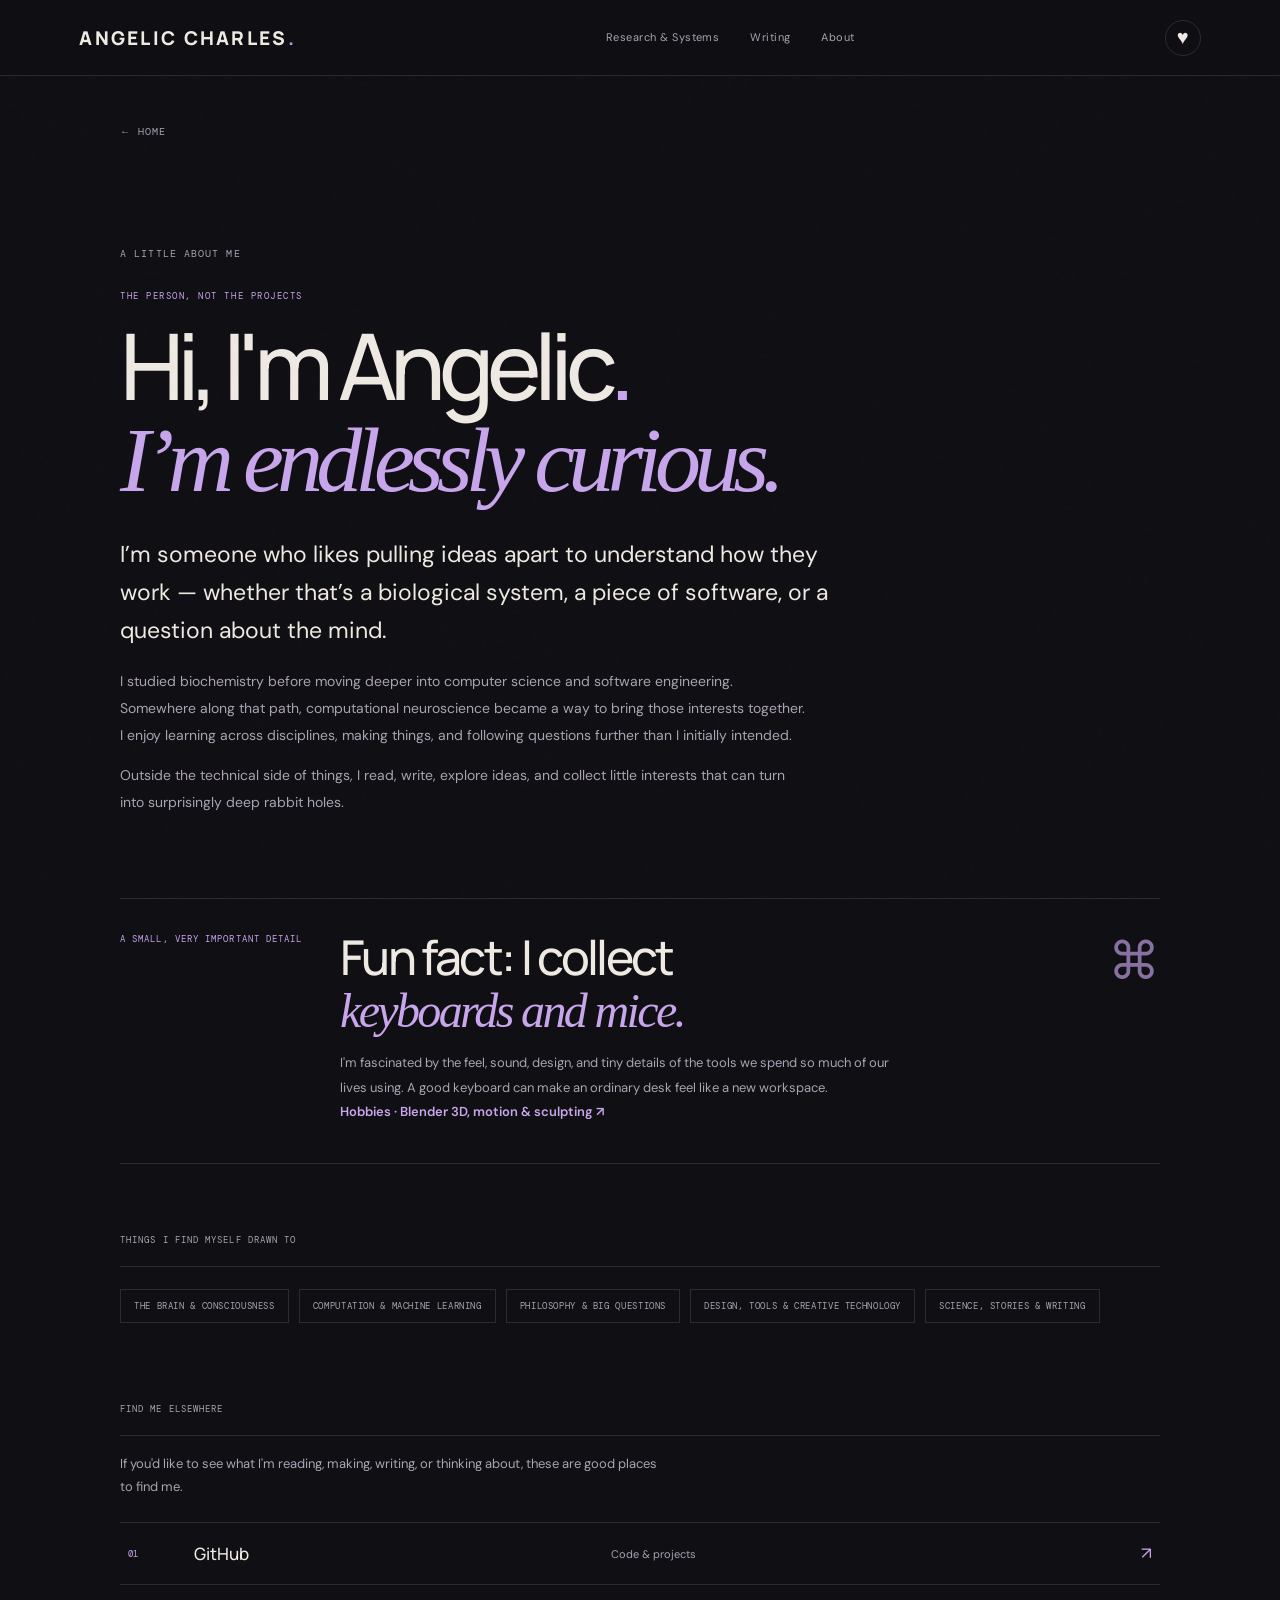
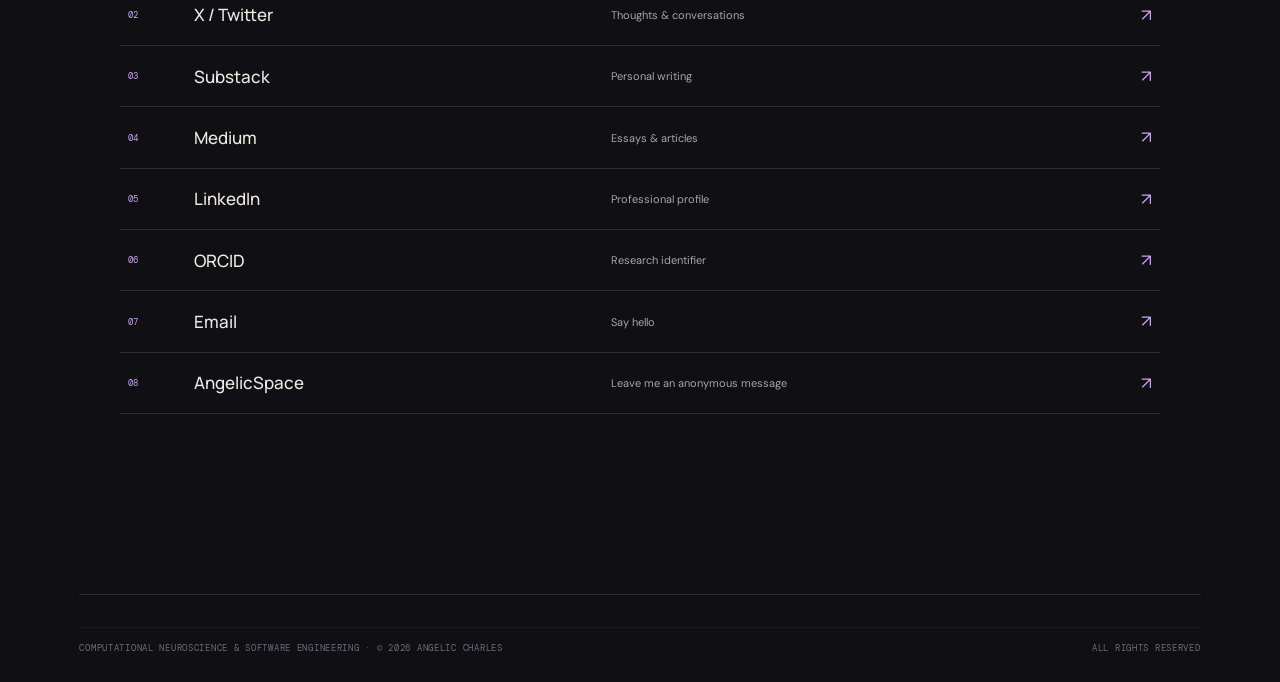
<file: about.html>
<!doctype html>
<html lang="en">
  <head>
    <meta charset="utf-8">
    <meta name="viewport" content="width=device-width,initial-scale=1">
    <script>try{var t=localStorage.getItem("angelic-theme");if(t==="dark"||t==="pink"||t==="light")document.documentElement.dataset.theme=t;}catch(e){}</script>
    <meta name="theme-color" content="#08090b">
    <meta name="description" content="A little about Angelic Charles: curiosity, technology, neuroscience, writing, and collecting keyboards and mice.">
    <title>About — Angelic Charles</title>
    <link rel="preconnect" href="https://fonts.googleapis.com">
    <link rel="preconnect" href="https://fonts.gstatic.com" crossorigin>
    <link href="https://fonts.googleapis.com/css2?family=DM+Mono:wght@400;500&family=DM+Sans:wght@400;500;600;700&family=Manrope:wght@400;500;600;700;800&display=swap" rel="stylesheet">
    <link rel="stylesheet" href="styles.css?v=20261122d">
    <link rel="stylesheet" href="pages.css?v=20261122f">
    <link rel="stylesheet" href="motion.css?v=20261122d">
  </head>
  <body>
    <div class="grain" aria-hidden="true"></div>
    <header class="site-header">
      <a class="wordmark" href="index.html">ANGELIC CHARLES<span>.</span></a>
      <nav class="desktop-nav" aria-label="Main navigation">
        <a href="research.html">Research & Systems</a>
        <a href="writing.html">Writing</a>
        <a href="about.html" class="active" aria-current="page">About</a>
      </nav>
      <div class="header-actions">
        <button class="theme-toggle" id="themeToggle" aria-label="Switch theme"><span class="theme-icon">☼</span></button>
        <button class="menu-toggle" id="menuToggle" aria-label="Open menu" aria-expanded="false"><span></span><span></span></button>
      </div>
    </header>
    <nav class="mobile-nav" id="mobileNav" aria-label="Mobile navigation">
      <a href="research.html">Research & Systems</a>
      <a href="writing.html">Writing</a>
      <a href="about.html" class="active" aria-current="page">About</a>
      <div class="mobile-nav-socials about-mobile-links">
        <a href="https://github.com/visionbyangelic" target="_blank" rel="noreferrer">GITHUB ↗</a>
        <a href="https://x.com/visionbyangelic" target="_blank" rel="noreferrer">X ↗</a>
        <a href="https://open.substack.com/pub/visionbyangelic" target="_blank" rel="noreferrer">SUBSTACK ↗</a>
        <a href="https://medium.com/@visionbyangelic" target="_blank" rel="noreferrer">MEDIUM ↗</a>
        <a href="mailto:visionbyangelic@gmail.com">EMAIL ↗</a>
      </div>
    </nav>

    <main class="inner-page section-wrap about-page">
      <a class="back-link" href="index.html">← HOME</a>
      <section class="about-intro">
        <div class="section-kicker">A LITTLE ABOUT ME</div>
        <p class="about-eyebrow">THE PERSON, NOT THE PROJECTS</p>
        <h1>Hi, I'm Angelic<span>.</span><br><em>I’m endlessly curious.</em></h1>
        <p class="about-lead">I’m someone who likes pulling ideas apart to understand how they work — whether that’s a biological system, a piece of software, or a question about the mind.</p>
        <p class="about-copy">I studied biochemistry before moving deeper into computer science and software engineering. Somewhere along that path, computational neuroscience became a way to bring those interests together. I enjoy learning across disciplines, making things, and following questions further than I initially intended.</p>
        <p class="about-copy">Outside the technical side of things, I read, write, explore ideas, and collect little interests that can turn into surprisingly deep rabbit holes.</p>
      </section>
      <section class="about-personal-note">
        <span class="about-note-index">A SMALL, VERY IMPORTANT DETAIL</span>
        <div><h2>Fun fact: I collect<br><em>keyboards and mice.</em></h2><p>I'm fascinated by the feel, sound, design, and tiny details of the tools we spend so much of our lives using. A good keyboard can make an ordinary desk feel like a new workspace.</p><p class="about-hobbies-link"><a href="gallery.html">Hobbies · Blender 3D, motion & sculpting ↗</a></p></div>
        <span class="about-note-mark" aria-hidden="true">⌘</span>
      </section>
      <section class="about-interests">
        <div class="subsection-heading"><span>THINGS I FIND MYSELF DRAWN TO</span></div>
        <div class="about-interest-list"><span>THE BRAIN & CONSCIOUSNESS</span><span>COMPUTATION & MACHINE LEARNING</span><span>PHILOSOPHY & BIG QUESTIONS</span><span>DESIGN, TOOLS & CREATIVE TECHNOLOGY</span><span>SCIENCE, STORIES & WRITING</span></div>
      </section>
      <section class="about-connect" id="connect">
        <div class="subsection-heading"><span>FIND ME ELSEWHERE</span></div>
        <p class="about-connect-intro">If you'd like to see what I'm reading, making, writing, or thinking about, these are good places to find me.</p>
        <div class="about-social-list">
          <a href="https://github.com/visionbyangelic" target="_blank" rel="noreferrer"><span>01</span><strong>GitHub</strong><small>Code & projects</small><b>↗</b></a>
          <a href="https://x.com/visionbyangelic" target="_blank" rel="noreferrer"><span>02</span><strong>X / Twitter</strong><small>Thoughts & conversations</small><b>↗</b></a>
          <a href="https://open.substack.com/pub/visionbyangelic" target="_blank" rel="noreferrer"><span>03</span><strong>Substack</strong><small>Personal writing</small><b>↗</b></a>
          <a href="https://medium.com/@visionbyangelic" target="_blank" rel="noreferrer"><span>04</span><strong>Medium</strong><small>Essays & articles</small><b>↗</b></a>
          <a href="https://www.linkedin.com/in/angeliccharles" target="_blank" rel="noreferrer"><span>05</span><strong>LinkedIn</strong><small>Professional profile</small><b>↗</b></a>
          <a href="https://orcid.org/0009-0008-7279-9663" target="_blank" rel="noreferrer"><span>06</span><strong>ORCID</strong><small>Research identifier</small><b>↗</b></a>
          <a href="mailto:visionbyangelic@gmail.com"><span>07</span><strong>Email</strong><small>Say hello</small><b>↗</b></a>
          <a href="https://angelic-space.vercel.app" target="_blank" rel="noreferrer"><span>08</span><strong>AngelicSpace</strong><small>Leave me an anonymous message</small><b>↗</b></a>
        </div>
      </section>
    </main>

    <footer class="site-footer section-wrap">
      <div class="footer-bottom">
        <span>COMPUTATIONAL NEUROSCIENCE & SOFTWARE ENGINEERING · © <span id="year"></span> ANGELIC CHARLES</span>
        <span>ALL RIGHTS RESERVED</span>
      </div>
    </footer>
    <script src="pages.js?v=20261122d"></script>
    <script src="motion.js?v=20261122d"></script>
  </body>
</html>
</file>
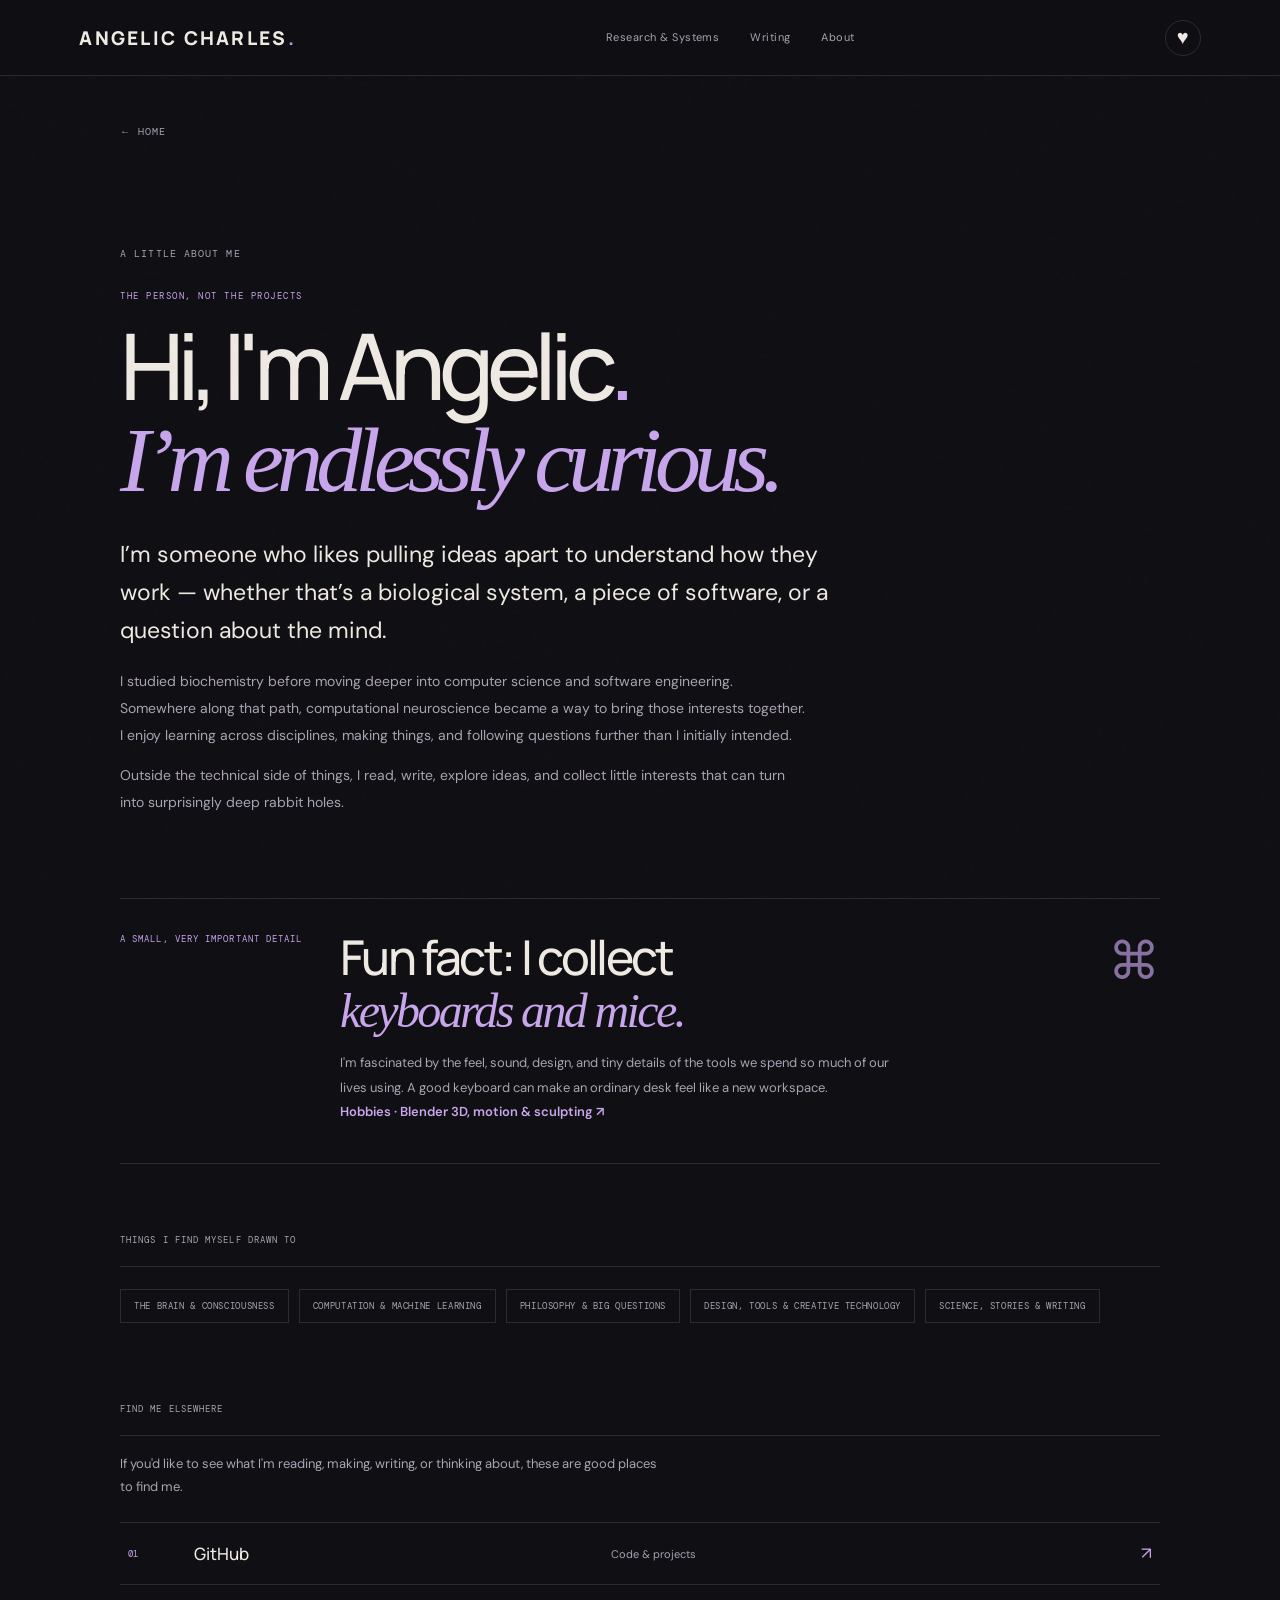
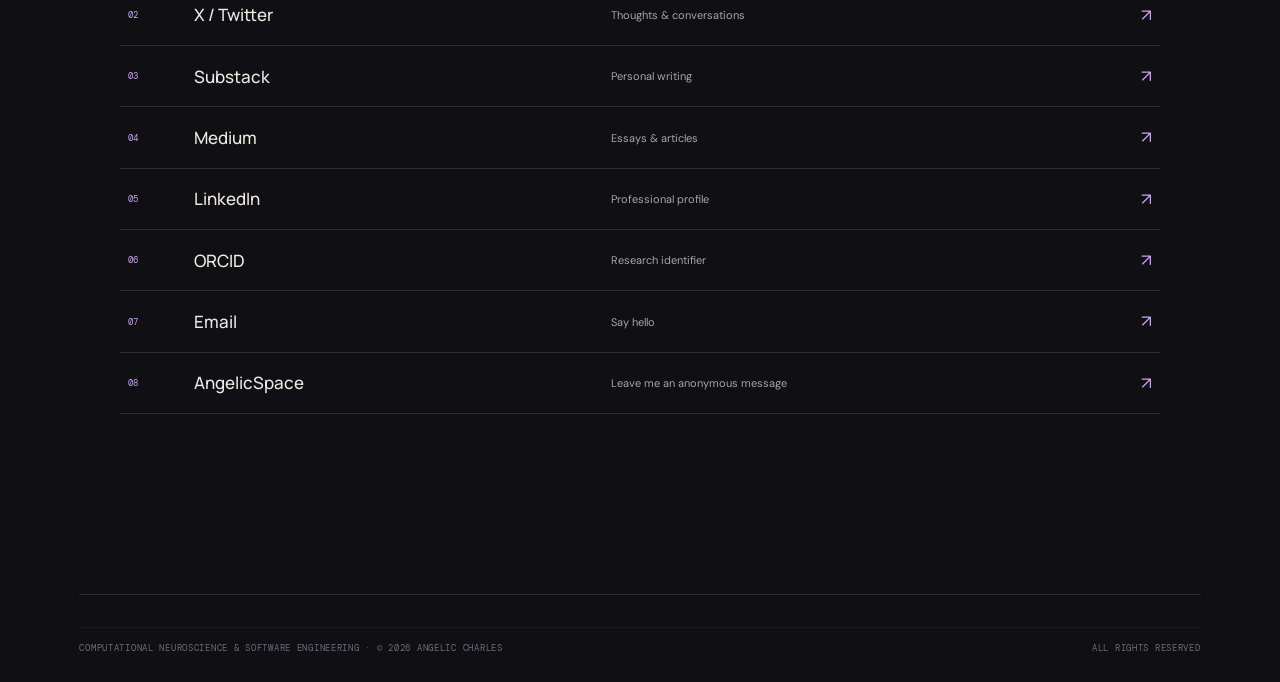
<file: now.html>
<!doctype html>
<html lang="en">
  <head>
    <meta charset="utf-8">
    <meta http-equiv="refresh" content="0; url=about.html#live-dashboard">
    <title>Redirecting to About...</title>
    <link rel="canonical" href="about.html#live-dashboard">
    <style>
      body { background: #08090b; color: #e4e2e8; font-family: -apple-system, sans-serif; display: flex; align-items: center; justify-content: center; height: 100vh; margin: 0; }
      a { color: #f59e0b; }
    </style>
  </head>
  <body>
    <p>Live focus dashboard has been consolidated into the <a href="about.html#live-dashboard">About page</a>. Redirecting...</p>
    <script>window.location.replace("about.html#live-dashboard");</script>
  </body>
</html>
</file>
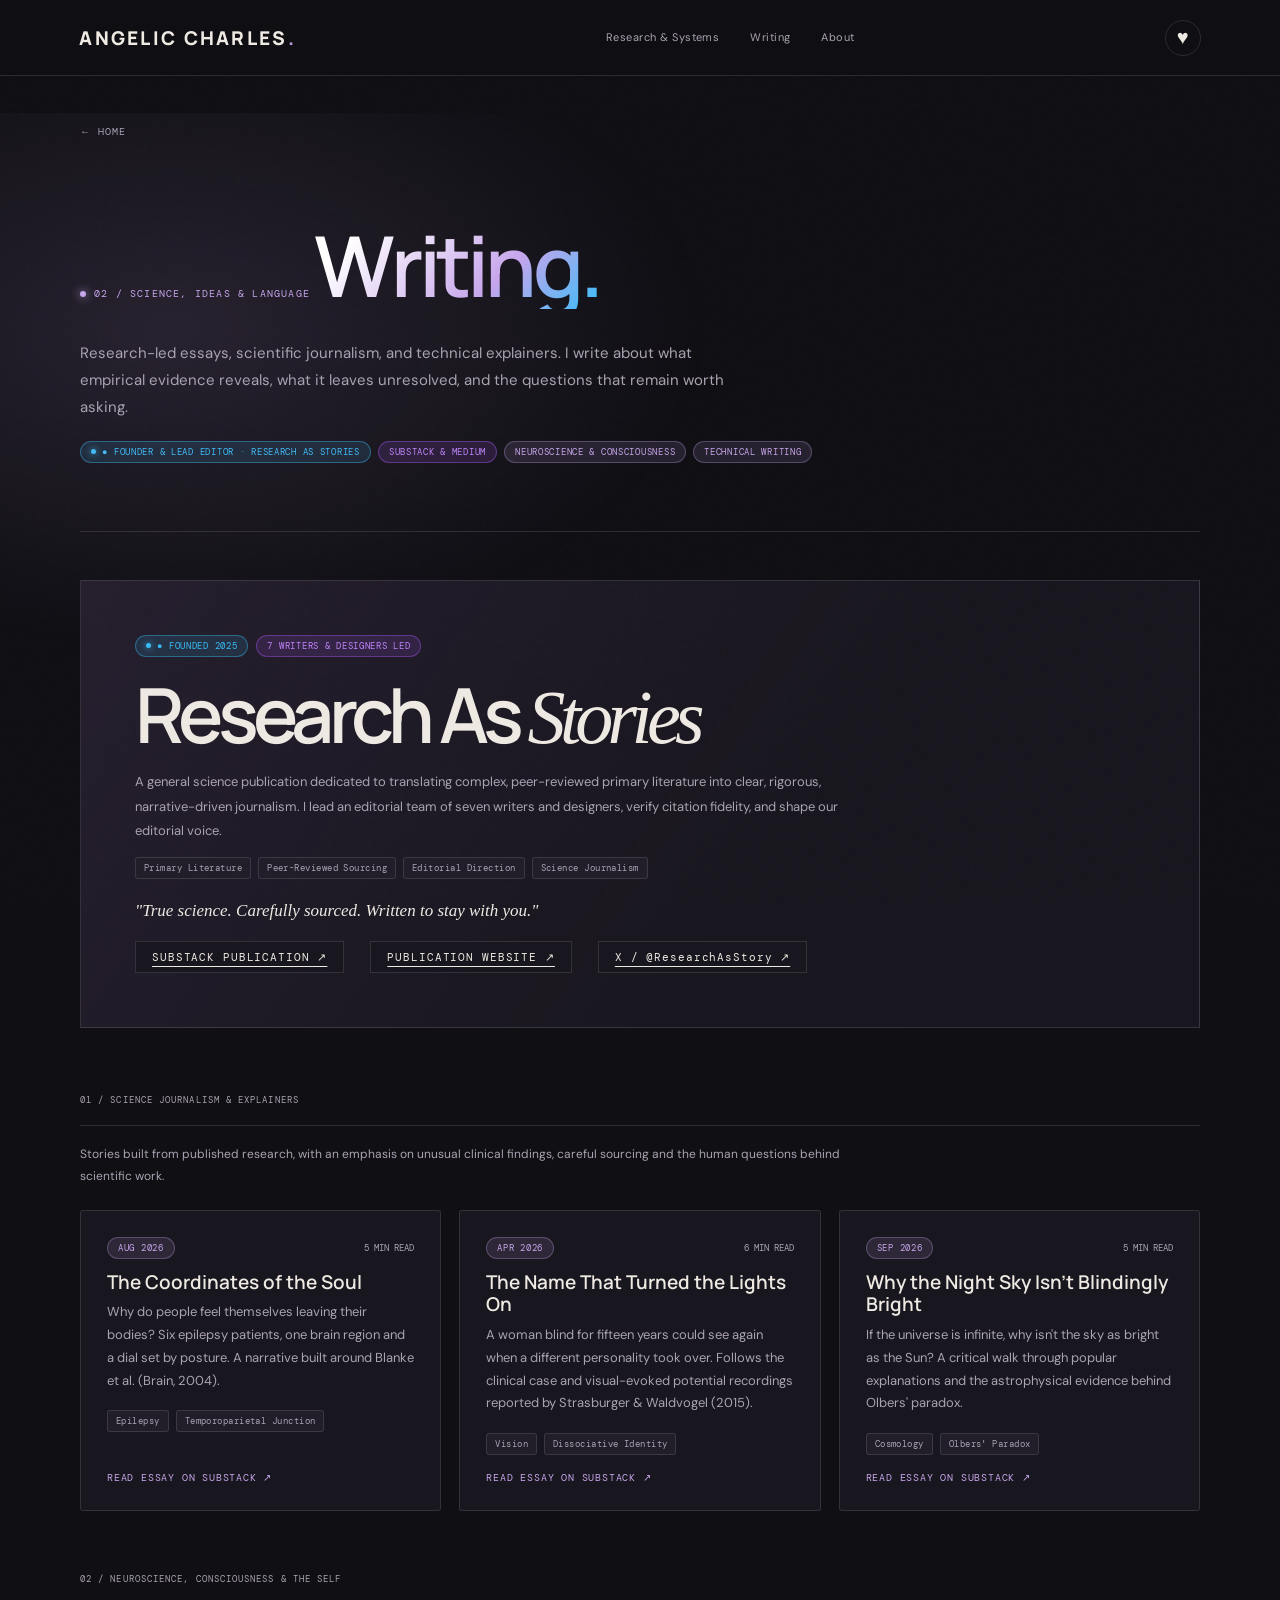
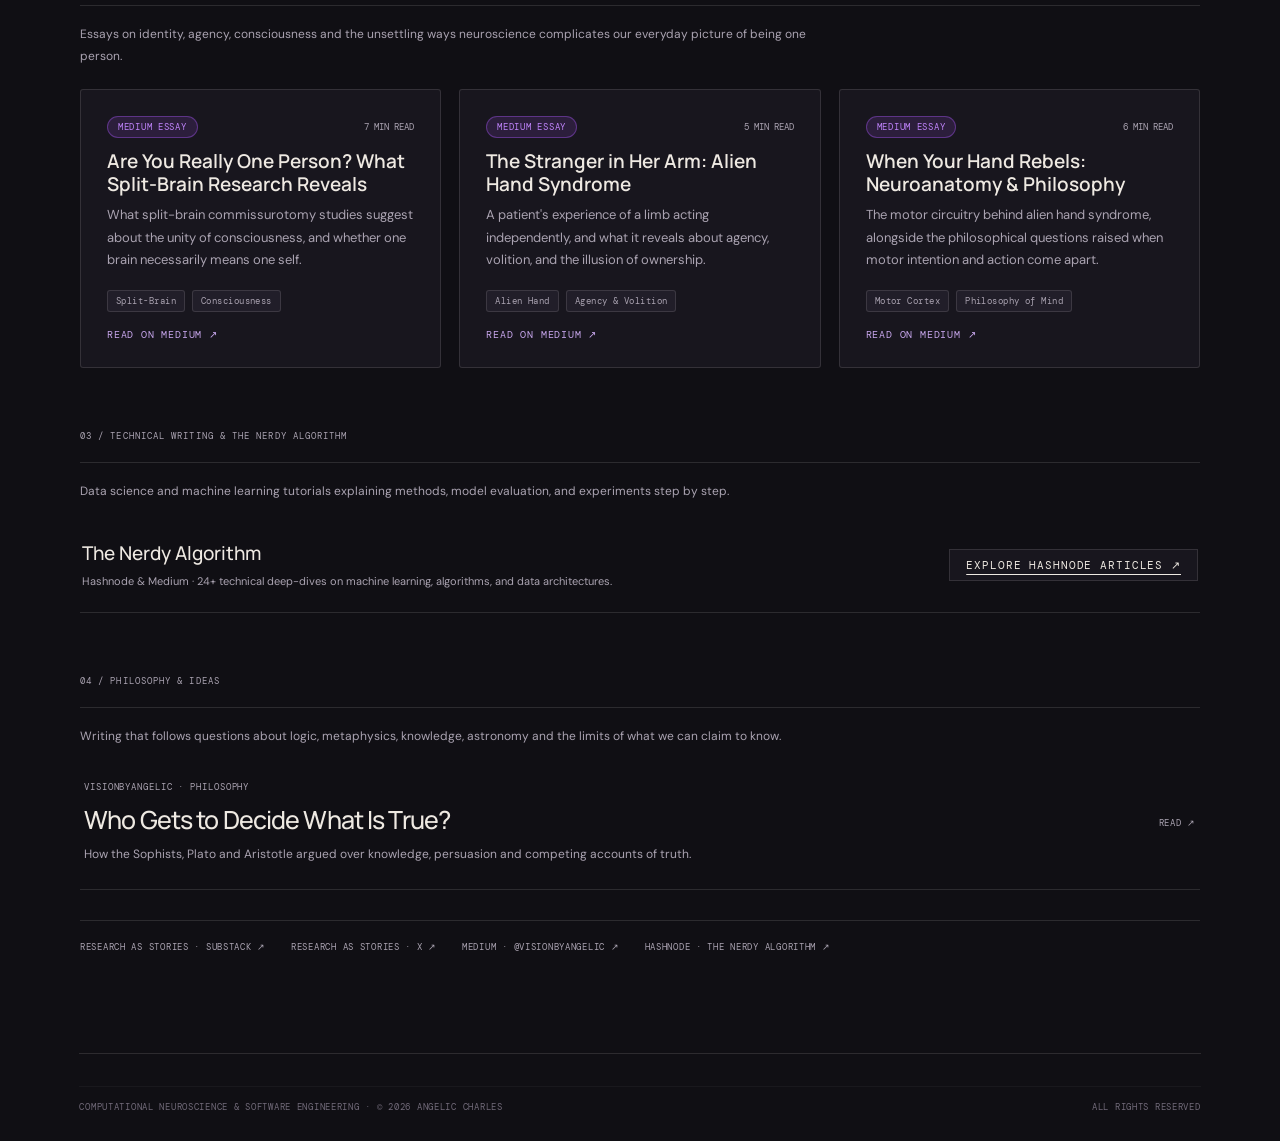
<file: writing.html>
<!doctype html>
<html lang="en">
  <head>
    <meta charset="utf-8">
    <meta name="viewport" content="width=device-width,initial-scale=1">
    <script>try{var t=localStorage.getItem("angelic-theme");if(t==="dark"||t==="pink"||t==="light")document.documentElement.dataset.theme=t;}catch(e){}</script>
    <meta name="theme-color" content="#100f14">
    <meta name="description" content="Selected science journalism, neuroscience essays, technical writing and philosophy by Angelic Charles.">
    <title>Writing — Angelic Charles</title>
    <link rel="preconnect" href="https://fonts.googleapis.com">
    <link rel="preconnect" href="https://fonts.gstatic.com" crossorigin>
    <link href="https://fonts.googleapis.com/css2?family=DM+Mono:wght@400;500&family=DM+Sans:wght@400;500;600;700&family=Manrope:wght@400;500;600;700;800&display=swap" rel="stylesheet">
    <link rel="stylesheet" href="styles.css?v=20261122d">
    <link rel="stylesheet" href="pages.css?v=20261122d">
    <link rel="stylesheet" href="motion.css?v=20261122d">
  </head>
  <body>
    <div class="grain"></div>
    <header class="site-header">
      <a class="wordmark" href="index.html">ANGELIC CHARLES<span>.</span></a>
      <nav class="desktop-nav" aria-label="Main navigation">
        <a href="research.html">Research & Systems</a>
        <a href="writing.html" class="active" aria-current="page">Writing</a>
        <a href="about.html">About</a>
      </nav>
      <div class="header-actions">
        <button class="theme-toggle" id="themeToggle" aria-label="Switch theme"><span class="theme-icon">☼</span></button>
        <button class="menu-toggle" id="menuToggle" aria-label="Open menu" aria-expanded="false"><span></span><span></span></button>
      </div>
    </header>
    <nav class="mobile-nav" id="mobileNav" aria-label="Mobile navigation">
      <a href="research.html">Research & Systems</a>
      <a href="writing.html" class="active" aria-current="page">Writing</a>
      <a href="about.html">About</a>
      <div class="mobile-nav-socials">
        <a href="https://github.com/visionbyangelic" target="_blank" rel="noreferrer">GITHUB ↗</a>
        <a href="https://www.linkedin.com/in/angeliccharles" target="_blank" rel="noreferrer">LINKEDIN ↗</a>
        <a href="mailto:visionbyangelic@gmail.com">EMAIL ↗</a>
      </div>
    </nav>

    <main class="inner-page section-wrap writing-page">
      <a class="back-link" href="index.html">← HOME</a>
      <header class="page-intro">
        <div class="section-kicker">02 / SCIENCE, IDEAS & LANGUAGE</div>
        <h1>Writing<span style="color:var(--accent);">.</span></h1>
        <p>Research-led essays, scientific journalism, and technical explainers. I write about what empirical evidence reveals, what it leaves unresolved, and the questions that remain worth asking.</p>
        <div class="pill-row" style="margin-top:20px;">
          <span class="badge-chip active">● Founder & Lead Editor · Research As Stories</span>
          <span class="badge-chip metric">Substack & Medium</span>
          <span class="badge-chip">Neuroscience & Consciousness</span>
          <span class="badge-chip">Technical Writing</span>
        </div>
      </header>

      <section class="ras-feature">
        <div class="ras-feature-copy">
          <div style="display:flex;gap:8px;align-items:center;flex-wrap:wrap;margin-bottom:8px;">
            <span class="badge-chip active">● FOUNDED 2025</span>
            <span class="badge-chip metric">7 WRITERS & DESIGNERS LED</span>
          </div>
          <h2>Research As <em>Stories</em></h2>
          <p>A general science publication dedicated to translating complex, peer-reviewed primary literature into clear, rigorous, narrative-driven journalism. I lead an editorial team of seven writers and designers, verify citation fidelity, and shape our editorial voice.</p>
          <div class="pill-row">
            <span class="tech-pill">Primary Literature</span>
            <span class="tech-pill">Peer-Reviewed Sourcing</span>
            <span class="tech-pill">Editorial Direction</span>
            <span class="tech-pill">Science Journalism</span>
          </div>
          <p class="ras-principle">"True science. Carefully sourced. Written to stay with you."</p>
          <div class="ras-social-links" style="margin-top:20px;">
            <a class="home-btn" style="padding:8px 16px;font-size:11px;" href="https://researchasstories.substack.com/" target="_blank" rel="noreferrer">SUBSTACK PUBLICATION ↗</a>
            <a class="home-btn" style="padding:8px 16px;font-size:11px;" href="https://researchasstories.vercel.app" target="_blank" rel="noreferrer">PUBLICATION WEBSITE ↗</a>
            <a class="home-btn" style="padding:8px 16px;font-size:11px;" href="https://x.com/ResearchAsStory" target="_blank" rel="noreferrer">X / @ResearchAsStory ↗</a>
          </div>
        </div>
      </section>

      <section class="writing-section">
        <div class="subsection-heading"><span>01 / SCIENCE JOURNALISM & EXPLAINERS</span></div>
        <p class="writing-intro">Stories built from published research, with an emphasis on unusual clinical findings, careful sourcing and the human questions behind scientific work.</p>
        <div class="writing-articles-grid">
          <article class="writing-article-card">
            <div>
              <div style="display:flex;justify-content:space-between;align-items:center;margin-bottom:8px;">
                <span class="badge-chip">AUG 2026</span>
                <span style="font:9px 'DM Mono';color:var(--muted);">5 MIN READ</span>
              </div>
              <h3>The Coordinates of the Soul</h3>
              <p>Why do people feel themselves leaving their bodies? Six epilepsy patients, one brain region and a dial set by posture. A narrative built around Blanke et al. (Brain, 2004).</p>
              <div class="pill-row">
                <span class="tech-pill">Epilepsy</span>
                <span class="tech-pill">Temporoparietal Junction</span>
              </div>
            </div>
            <a class="read-link" href="https://researchasstories.substack.com/p/the-coordinates-of-the-soul" target="_blank" rel="noreferrer">READ ESSAY ON SUBSTACK ↗</a>
          </article>

          <article class="writing-article-card">
            <div>
              <div style="display:flex;justify-content:space-between;align-items:center;margin-bottom:8px;">
                <span class="badge-chip">APR 2026</span>
                <span style="font:9px 'DM Mono';color:var(--muted);">6 MIN READ</span>
              </div>
              <h3>The Name That Turned the Lights On</h3>
              <p>A woman blind for fifteen years could see again when a different personality took over. Follows the clinical case and visual-evoked potential recordings reported by Strasburger & Waldvogel (2015).</p>
              <div class="pill-row">
                <span class="tech-pill">Vision</span>
                <span class="tech-pill">Dissociative Identity</span>
              </div>
            </div>
            <a class="read-link" href="https://researchasstories.substack.com/p/the-name-that-turned-the-lights-on" target="_blank" rel="noreferrer">READ ESSAY ON SUBSTACK ↗</a>
          </article>

          <article class="writing-article-card">
            <div>
              <div style="display:flex;justify-content:space-between;align-items:center;margin-bottom:8px;">
                <span class="badge-chip">SEP 2026</span>
                <span style="font:9px 'DM Mono';color:var(--muted);">5 MIN READ</span>
              </div>
              <h3>Why the Night Sky Isn't Blindingly Bright</h3>
              <p>If the universe is infinite, why isn't the sky as bright as the Sun? A critical walk through popular explanations and the astrophysical evidence behind Olbers' paradox.</p>
              <div class="pill-row">
                <span class="tech-pill">Cosmology</span>
                <span class="tech-pill">Olbers' Paradox</span>
              </div>
            </div>
            <a class="read-link" href="https://researchasstories.substack.com/p/why-the-night-sky-isnt-blindingly" target="_blank" rel="noreferrer">READ ESSAY ON SUBSTACK ↗</a>
          </article>
        </div>
      </section>

      <section class="writing-section">
        <div class="subsection-heading"><span>02 / NEUROSCIENCE, CONSCIOUSNESS & THE SELF</span></div>
        <p class="writing-intro">Essays on identity, agency, consciousness and the unsettling ways neuroscience complicates our everyday picture of being one person.</p>
        <div class="writing-articles-grid">
          <article class="writing-article-card">
            <div>
              <div style="display:flex;justify-content:space-between;align-items:center;margin-bottom:8px;">
                <span class="badge-chip metric">MEDIUM ESSAY</span>
                <span style="font:9px 'DM Mono';color:var(--muted);">7 MIN READ</span>
              </div>
              <h3>Are You Really One Person? What Split-Brain Research Reveals</h3>
              <p>What split-brain commissurotomy studies suggest about the unity of consciousness, and whether one brain necessarily means one self.</p>
              <div class="pill-row">
                <span class="tech-pill">Split-Brain</span>
                <span class="tech-pill">Consciousness</span>
              </div>
            </div>
            <a class="read-link" href="https://medium.com/@visionbyangelic/are-you-really-one-person-what-split-brain-research-reveals-about-the-two-selves-question-a7c445f16f5b" target="_blank" rel="noreferrer">READ ON MEDIUM ↗</a>
          </article>

          <article class="writing-article-card">
            <div>
              <div style="display:flex;justify-content:space-between;align-items:center;margin-bottom:8px;">
                <span class="badge-chip metric">MEDIUM ESSAY</span>
                <span style="font:9px 'DM Mono';color:var(--muted);">5 MIN READ</span>
              </div>
              <h3>The Stranger in Her Arm: Alien Hand Syndrome</h3>
              <p>A patient's experience of a limb acting independently, and what it reveals about agency, volition, and the illusion of ownership.</p>
              <div class="pill-row">
                <span class="tech-pill">Alien Hand</span>
                <span class="tech-pill">Agency & Volition</span>
              </div>
            </div>
            <a class="read-link" href="https://medium.com/%40visionbyangelic/the-stranger-in-her-arm-alien-hand-syndrome-and-the-hidden-self-9b7f22d181b2" target="_blank" rel="noreferrer">READ ON MEDIUM ↗</a>
          </article>

          <article class="writing-article-card">
            <div>
              <div style="display:flex;justify-content:space-between;align-items:center;margin-bottom:8px;">
                <span class="badge-chip metric">MEDIUM ESSAY</span>
                <span style="font:9px 'DM Mono';color:var(--muted);">6 MIN READ</span>
              </div>
              <h3>When Your Hand Rebels: Neuroanatomy & Philosophy</h3>
              <p>The motor circuitry behind alien hand syndrome, alongside the philosophical questions raised when motor intention and action come apart.</p>
              <div class="pill-row">
                <span class="tech-pill">Motor Cortex</span>
                <span class="tech-pill">Philosophy of Mind</span>
              </div>
            </div>
            <a class="read-link" href="https://medium.com/@visionbyangelic" target="_blank" rel="noreferrer">READ ON MEDIUM ↗</a>
          </article>
        </div>
      </section>

      <section class="writing-section">
        <div class="subsection-heading"><span>03 / TECHNICAL WRITING & THE NERDY ALGORITHM</span></div>
        <p class="writing-intro">Data science and machine learning tutorials explaining methods, model evaluation, and experiments step by step.</p>
        <div class="writing-profile-link" style="margin-top:16px;">
          <div>
            <strong>The Nerdy Algorithm</strong>
            <span>Hashnode & Medium · 24+ technical deep-dives on machine learning, algorithms, and data architectures.</span>
          </div>
          <a class="home-btn" style="padding:8px 16px;font-size:11px;" href="https://hashnode.com/@ZQQ" target="_blank" rel="noreferrer">EXPLORE HASHNODE ARTICLES ↗</a>
        </div>
      </section>

      <section class="writing-section">
        <div class="subsection-heading"><span>04 / PHILOSOPHY & IDEAS</span></div>
        <p class="writing-intro">Writing that follows questions about logic, metaphysics, knowledge, astronomy and the limits of what we can claim to know.</p>
        <article class="text-article">
          <div>
            <div class="article-meta">VISIONBYANGELIC · PHILOSOPHY</div>
            <h2>Who Gets to Decide What Is True?</h2>
            <p>How the Sophists, Plato and Aristotle argued over knowledge, persuasion and competing accounts of truth.</p>
          </div>
          <a class="article-open" href="https://open.substack.com/pub/visionbyangelic" target="_blank" rel="noreferrer">READ ↗</a>
        </article>
      </section>

      <div class="publication-links">
        <a href="https://researchasstories.substack.com/" target="_blank" rel="noreferrer">RESEARCH AS STORIES · SUBSTACK ↗</a>
        <a href="https://x.com/ResearchAsStory" target="_blank" rel="noreferrer">RESEARCH AS STORIES · X ↗</a>
        <a href="https://medium.com/@visionbyangelic" target="_blank" rel="noreferrer">MEDIUM · @VISIONBYANGELIC ↗</a>
        <a href="https://hashnode.com/@ZQQ" target="_blank" rel="noreferrer">HASHNODE · THE NERDY ALGORITHM ↗</a>
      </div>
    </main>

    <footer class="site-footer section-wrap">
      <div class="footer-bottom">
        <span>COMPUTATIONAL NEUROSCIENCE & SOFTWARE ENGINEERING · © <span id="year"></span> ANGELIC CHARLES</span>
        <span>ALL RIGHTS RESERVED</span>
      </div>
    </footer>
    <script src="pages.js?v=20261122d"></script>
    <script src="motion.js?v=20261122d"></script>
  </body>
</html>
</file>
<file: styles.css>
:root
{
   --bg: #100f14;
   --panel: #18161e;
   --panel2: #211e29;
   --text: #eee9e2;
   --muted: #aaa3b1;
   --faint: #716a79;
   --line: rgba(238,233,226,.13);
   --accent: #c7a6ec;
   --glow: rgba(155,119,207,.17);
   --header: rgba(16,15,20,.84);
   color-scheme: dark
}
:root[data-theme="light"]
{
   --bg: #f1eee9;
   --panel: #e8e3e0;
   --panel2: #ded7dc;
   --text: #211d25;
   --muted: #625a67;
   --faint: #89808d;
   --line: rgba(38,28,43,.16);
   --accent: #75549b;
   --glow: rgba(135,91,170,.12);
   --header: rgba(241,238,233,.88);
   color-scheme: light
}
:root[data-theme="pink"]
{
   --bg: #fdeef4;
   --panel: #fadbe9;
   --panel2: #f5c6da;
   --text: #40162a;
   --muted: #7e435c;
   --faint: #ad7f93;
   --line: rgba(122,32,72,.16);
   --accent: #c92a6d;
   --glow: rgba(201,42,109,.13);
   --header: rgba(253,238,244,.88);
   color-scheme: light
}
:root[data-theme="pink"] .wordmark span
{
   color: #c92a6d
}
*
{
   box-sizing: border-box
}
html
{
   scroll-behavior: smooth;
   scroll-padding-top: 92px
}
body
{
   margin: 0;
   background: var(--bg);
   color: var(--text);
   font-family: "DM Sans",sans-serif;
   line-height: 1.55;
   transition: background .35s,color .35s
}
a
{
   color: inherit;
   text-decoration: none
}
.grain
{
   position: fixed;
   inset: 0;
   pointer-events: none;
   z-index: 10;
   opacity: .035;
   background-image: url("data:image/svg+xml,%3Csvg viewBox='0 0 180 180' xmlns='http://www.w3.org/2000/svg'%3E%3Cfilter id='n'%3E%3CfeTurbulence type='fractalNoise' baseFrequency='.9' numOctaves='3' stitchTiles='stitch'/%3E%3C/filter%3E%3Crect width='100%25' height='100%25' filter='url(%23n)' opacity='.35'/%3E%3C/svg%3E")
}
.site-header
{
   height: 76px;
   position: sticky;
   top: 0;
   z-index: 20;
   display: flex;
   align-items: center;
   justify-content: space-between;
   padding: 0 6.2vw;
   background: var(--header);
   backdrop-filter: blur(18px);
   border-bottom: 1px solid var(--line)
}
.wordmark
{
   font: 800 19px Manrope,sans-serif;
   letter-spacing: .12em
}
.wordmark span
{
   color: #b99add
}
.desktop-nav
{
   display: flex;
   gap: clamp(15px,2.4vw,36px)
}
.desktop-nav a,.mobile-nav a
{
   font-size: 11px;
   letter-spacing: .045em;
   color: var(--muted);
   transition: color .2s
}
.desktop-nav a:hover,.mobile-nav a:hover
{
   color: var(--text)
}
.header-actions
{
   display: flex;
   gap: 12px;
   align-items: center
}
.theme-toggle,.menu-toggle
{
   border: 1px solid var(--line);
   background: transparent;
   color: var(--text);
   width: 36px;
   height: 36px;
   border-radius: 50%;
   cursor: pointer;
   font-size: 20px
}
.menu-toggle
{
   display: none
}
.mobile-nav
{
   display: none
}
.section-wrap
{
   width: min(1180px,87.6vw);
   margin-inline: auto
}
.hero
{
   min-height: 660px;
   display: grid;
   grid-template-columns: 1.03fr .97fr;
   align-items: center;
   position: relative;
   padding-top: 62px;
   padding-bottom: 100px
}
.hero-copy
{
   padding: 20px 0 30px;
   position: relative;
   z-index: 2
}
.eyebrow,.section-kicker,.feature-top,.art-label,.art-caption,.hero-meta,.scroll-cue,.project-index,.project-status,.writing-type,.card-link,.panel-number,.engineering-foot,.fact span,.now-date,.calendar-head,.site-footer
{
   font: 10px "DM Mono",monospace;
   letter-spacing: .11em
}
.eyebrow
{
   color: var(--muted);
   display: flex;
   align-items: center;
   gap: 10px
}
.status-dot,.now-bullet
{
   height: 6px;
   width: 6px;
   border-radius: 50%;
   background: #c5a6ec;
   box-shadow: 0 0 12px #b99add
}
.hero h1
{
   font: 500 clamp(42px,5.6vw,76px)/1.07 Manrope,sans-serif;
   letter-spacing: -.065em;
   margin: 34px 0 24px;
   max-width: 690px
}
.hero h1 em,.contact-section h2 em
{
   font-family: Georgia,serif;
   font-weight: 400;
   color: #c5a6ec
}
.hero-intro
{
   max-width: 510px;
   color: var(--muted);
   font-size: 15px;
   line-height: 1.85
}
.hero-links
{
   display: flex;
   align-items: center;
   gap: 28px;
   margin-top: 34px
}
.button
{
   display: inline-flex;
   gap: 30px;
   align-items: center;
   padding: 14px 18px;
   font-size: 12px;
   font-weight: 600;
   transition: transform .2s,background .2s
}
.button:hover
{
   transform: translateY(-3px)
}
.button-light
{
   background: var(--text);
   color: var(--bg)
}
.text-link
{
   font-size: 12px;
   color: var(--muted)
}
.hero-meta
{
   display: flex;
   align-items: center;
   gap: 12px;
   color: var(--faint);
   margin-top: 76px
}
.meta-line
{
   width: 35px;
   height: 1px;
   background: var(--faint)
}
.hero-art
{
   height: 480px;
   position: relative;
   overflow: hidden;
   background: radial-gradient(ellipse at 50% 50%,var(--glow),transparent 62%);
   border: 1px solid var(--line);
   border-radius: 2px
}
.hero-art:after
{
   content: "";
   position: absolute;
   inset: 0;
   background: linear-gradient(130deg,transparent 40%,rgba(255,255,255,.025));
   pointer-events: none
}
.hero-art canvas
{
   position: absolute;
   inset: 0;
   width: 100%;
   height: 100%
}
.art-label
{
   position: absolute;
   top: 22px;
   left: 22px;
   color: var(--muted);
   z-index: 2
}
.art-caption
{
   position: absolute;
   bottom: 20px;
   left: 22px;
   right: 22px;
   display: flex;
   justify-content: space-between;
   color: var(--muted);
   z-index: 2
}
.brain-orbit
{
   position: absolute;
   border: 1px solid var(--line);
   border-radius: 50%;
   width: 70%;
   height: 45%;
   left: 15%;
   top: 28%;
   transform: rotate(-28deg);
   pointer-events: none
}
.orbit-two
{
   transform: rotate(38deg);
   width: 54%;
   left: 23%;
   border-style: dashed;
   opacity: .55
}
.scroll-cue
{
   position: absolute;
   bottom: 32px;
   left: 0;
   display: flex;
   gap: 12px;
   align-items: center;
   color: var(--faint);
   font-size: 9px
}
.scroll-cue span
{
   height: 1px;
   width: 28px;
   background: var(--faint)
}
.selected
{
   padding: 55px 0 110px;
   border-top: 1px solid var(--line)
}
.section-kicker
{
   color: var(--muted)
}
.section-kicker span
{
   float: right
}
.selected-grid
{
   display: grid;
   grid-template-columns: 1.2fr .8fr;
   gap: 16px;
   margin-top: 26px
}
.feature-card
{
   display: block;
   border: 1px solid var(--line);
   background: var(--panel);
   padding: 18px;
   min-width: 0;
   transition: transform .3s,border-color .3s
}
.feature-card:hover
{
   transform: translateY(-5px);
   border-color: var(--faint)
}
.feature-top
{
   display: flex;
   justify-content: space-between;
   color: var(--muted);
   font-size: 9px
}
.feature-visual
{
   height: 260px;
   margin: 18px 0;
   position: relative;
   overflow: hidden;
   background: #101a1b
}
.connectome-visual
{
   background: radial-gradient(circle at 50% 45%,#4d3a5f 0,#211b29 28%,#111015 70%)
}
.node-field
{
   position: absolute;
   inset: 0;
   background-image: radial-gradient(circle,#cbb6e8 1px,transparent 2px),linear-gradient(27deg,transparent 48%,rgba(153,203,184,.24) 49%,transparent 50%),linear-gradient(145deg,transparent 48%,rgba(153,203,184,.18) 49%,transparent 50%);
   background-size: 39px 39px,100% 100%,100% 100%;
   mask-image: radial-gradient(ellipse,black 20%,transparent 75%);
   opacity: .8
}
.visual-word
{
   position: absolute;
   left: 25px;
   bottom: 22px;
   font: 700 clamp(22px,3vw,39px)/.95 Manrope,sans-serif;
   letter-spacing: -.06em;
   color: #f0e7f4
}
.geometry-visual
{
   background: radial-gradient(ellipse at 60% 45%,#43364f,#1d1922 55%,#101216)
}
.geometry-visual .visual-word
{
   font-size: 54px;
   color: #e1d6ed
}
.geometry-lines
{
   position: absolute;
   inset: -20%;
   background: repeating-radial-gradient(ellipse at 50% 50%,transparent 0 14px,rgba(190,197,235,.2) 15px 16px,transparent 17px 29px);
   transform: rotate(-24deg)
}
.feature-bottom
{
   display: flex;
   justify-content: space-between;
   gap: 20px;
   align-items: center
}
.feature-bottom h2
{
   font: 600 19px Manrope;
   margin: 0 0 6px;
   letter-spacing: -.03em
}
.feature-bottom p
{
   font-size: 12px;
   color: var(--muted);
   margin: 0;
   max-width: 480px
}
.circle-arrow
{
   width: 34px;
   height: 34px;
   border: 1px solid var(--line);
   border-radius: 50%;
   display: grid;
   place-items: center;
   flex-shrink: 0
}
.content-section
{
   padding: 105px 0;
   border-top: 1px solid var(--line)
}
.section-heading
{
   display: flex;
   justify-content: space-between;
   align-items: end;
   gap: 30px;
   margin-bottom: 45px
}
.section-heading h2
{
   font: 500 clamp(38px,5vw,60px)/1 Manrope;
   letter-spacing: -.06em;
   margin: 13px 0 0
}
.section-heading>p
{
   max-width: 340px;
   color: var(--muted);
   font-size: 13px;
   line-height: 1.8;
   margin: 0 0 4px
}
.project-list
{
   border-top: 1px solid var(--line)
}
.project-row
{
   display: grid;
   grid-template-columns: 80px 1fr 140px 25px;
   gap: 20px;
   align-items: center;
   padding: 23px 8px;
   border-bottom: 1px solid var(--line);
   transition: padding .2s,background .2s
}
.project-row:hover
{
   padding-inline: 17px;
   background: var(--panel)
}
.project-index,.project-status
{
   color: var(--faint);
   font-size: 9px
}
.project-row h3
{
   font: 600 17px Manrope;
   margin: 0 0 4px
}
.project-row p
{
   font-size: 12px;
   color: var(--muted);
   margin: 0
}
.row-arrow
{
   font-size: 19px;
   color: var(--muted);
   text-align: right
}
.section-more
{
   display: inline-flex;
   gap: 24px;
   margin-top: 26px;
   font-size: 12px;
   color: var(--muted)
}
.section-more span
{
   color: var(--text)
}
.engineering-section
{
   background: var(--panel);
   width: 100%
}
/* engineering wrap keeps the standard section padding so headings clear the divider line */
.engineering-grid
{
   display: grid;
   grid-template-columns: repeat(4,1fr);
   border: 1px solid var(--line)
}
.skill-panel
{
   padding: 24px 21px;
   min-height: 225px;
   border-right: 1px solid var(--line)
}
.skill-panel:last-child
{
   border: 0
}
.panel-number
{
   color: var(--faint)
}
.skill-panel h3
{
   font: 600 18px Manrope;
   margin: 34px 0 8px
}
.skill-panel p
{
   font-size: 12px;
   color: var(--muted);
   min-height: 56px
}
.tag-list
{
   display: flex;
   flex-wrap: wrap;
   gap: 6px;
   margin-top: 17px
}
.tag-list span
{
   font: 9px "DM Mono";
   color: var(--muted);
   border: 1px solid var(--line);
   padding: 5px 7px
}
.engineering-foot
{
   display: flex;
   justify-content: space-between;
   color: var(--faint);
   padding-top: 18px
}
.engineering-foot a
{
   color: var(--text)
}
.writing-grid
{
   display: grid;
   grid-template-columns: repeat(3,1fr);
   gap: 14px
}
.writing-card
{
   min-height: 320px;
   padding: 23px;
   display: flex;
   flex-direction: column;
   border: 1px solid var(--line);
   background: var(--panel);
   transition: transform .25s,border-color .25s
}
.writing-card:hover
{
   transform: translateY(-5px);
   border-color: var(--faint)
}
.writing-type
{
   font-size: 9px;
   color: var(--muted)
}
.writing-mark
{
   height: 110px;
   display: flex;
   align-items: center;
   font: 800 75px Manrope;
   letter-spacing: -.1em;
   color: var(--text)
}
.writing-mark span
{
   font-size: 22px;
   margin-left: 12px;
   color: #c5a6ec
}
.mark-dot
{
   color: #c5a6ec
}
.writing-card h3
{
   font: 600 19px Manrope;
   margin: 0 0 8px
}
.writing-card p
{
   font-size: 12px;
   color: var(--muted);
   line-height: 1.8;
   margin: 0 0 22px
}
.card-link
{
   margin-top: auto;
   color: var(--muted);
   font-size: 9px
}
.writing-links
{
   display: flex;
   gap: 28px;
   flex-wrap: wrap;
   margin-top: 25px
}
.writing-links a
{
   font-size: 11px;
   color: var(--muted)
}
.interests-section
{
   background: var(--panel);
   width: 100%
}
.interests-section .section-wrap
{
   padding-block: 0
}
.interest-grid
{
   display: grid;
   grid-template-columns: repeat(3,1fr);
   gap: 14px
}
.interest-card
{
   min-height: 260px;
   position: relative;
   overflow: hidden;
   padding: 22px;
   border: 1px solid var(--line);
   background: var(--bg)
}
.interest-card>span
{
   font: 10px "DM Mono";
   color: var(--faint)
}
.interest-card h3
{
   font: 600 19px Manrope;
   margin: 125px 0 5px;
   position: relative
}
.interest-card p
{
   font-size: 12px;
   color: var(--muted);
   margin: 0;
   position: relative
}
.abstract-shape
{
   position: absolute;
   right: 28px;
   top: 18px;
   width: 115px;
   height: 100px;
   opacity: .8
}
.shape-cube
{
   border: 1px solid #b99add;
   transform: rotate(30deg) skew(-10deg);
   box-shadow: 18px 18px 0 -1px transparent,18px 18px 0 0 #705b7f
}
.shape-orbit
{
   border: 1px solid #c3a8d8;
   border-radius: 50%;
   transform: rotate(-30deg) scaleY(.45)
}
.shape-orbit:after
{
   content: "";
   position: absolute;
   inset: 20px -10px;
   border: 1px solid #c3a8d8;
   border-radius: 50%;
   transform: rotate(55deg)
}
.shape-lines
{
   background: repeating-linear-gradient(135deg,transparent 0 9px,#a98bc7 10px 11px,transparent 12px 19px);
   mask-image: linear-gradient(90deg,transparent,black)
}
.about-layout
{
   display: grid;
   grid-template-columns: 1fr .85fr;
   gap: 90px
}
.about-statement .large-quote
{
   font: 500 clamp(25px,3vw,37px)/1.3 Manrope;
   letter-spacing: -.04em;
   margin: 0 0 28px;
   max-width: 570px
}
.about-statement>p:not(.large-quote)
{
   font-size: 13px;
   color: var(--muted);
   line-height: 1.9;
   max-width: 570px
}
.about-facts
{
   border-top: 1px solid var(--line)
}
.fact
{
   display: grid;
   grid-template-columns: 1fr 1.35fr;
   gap: 8px;
   padding: 15px 0;
   border-bottom: 1px solid var(--line);
   align-items: center
}
.fact span
{
   font-size: 8px;
   color: var(--faint)
}
.fact strong
{
   font-size: 11px;
   font-weight: 600
}
.fact small
{
   grid-column: 2;
   color: var(--muted);
   font-size: 10px;
   margin-top: -7px
}
.about-bottom
{
   display: flex;
   gap: 30px;
   border-top: 1px solid var(--line);
   padding-top: 22px;
   margin-top: 55px
}
.about-bottom a
{
   font-size: 11px;
   color: var(--muted)
}
.now-section
{
   background: var(--panel);
   width: 100%
}
.now-section .section-wrap
{
   padding-block: 0
}
.now-layout
{
   display: grid;
   grid-template-columns: 1.1fr .9fr;
   gap: 20px
}
.now-main,.calendar-panel
{
   border: 1px solid var(--line);
   padding: 30px;
   background: var(--bg)
}
.now-date
{
   color: #b99add
}
.now-main h3
{
   font: 600 25px/1.25 Manrope;
   letter-spacing: -.04em;
   max-width: 490px;
   margin: 25px 0 10px
}
.now-main>p,.calendar-empty p
{
   font-size: 12px;
   color: var(--muted);
   line-height: 1.8;
   max-width: 500px
}
.now-items
{
   margin-top: 30px;
   display: grid;
   gap: 16px
}
.now-items>div
{
   display: flex;
   gap: 12px;
   align-items: baseline
}
.now-items p
{
   font-size: 12px;
   color: var(--muted);
   margin: 0
}
.now-items strong
{
   color: var(--text)
}
.now-bullet
{
   width: 5px;
   height: 5px;
   flex-shrink: 0
}
.calendar-panel
{
   display: flex;
   flex-direction: column
}
.calendar-head
{
   display: flex;
   justify-content: space-between;
   color: var(--muted);
   font-size: 9px
}
.calendar-empty
{
   margin: auto 0;
   padding: 50px 0
}
.calendar-icon
{
   font-size: 32px;
   color: #b99add
}
.calendar-empty h3
{
   font: 600 19px Manrope;
   margin: 15px 0 6px
}
.calendar-panel>a
{
   font-size: 11px;
   color: var(--muted);
   border-top: 1px solid var(--line);
   padding-top: 15px
}
.contact-section
{
   padding: 110px 0 125px;
   border-top: 1px solid var(--line)
}
.contact-section h2
{
   font: 500 clamp(43px,7vw,84px)/1.03 Manrope;
   letter-spacing: -.07em;
   margin: 23px 0 34px
}
.site-footer {
  border-top: 1px solid var(--line);
  padding: 32px 0 28px;
  color: var(--faint);
  display: flex;
  flex-direction: column;
  gap: 18px;
}
.site-footer .footer-top {
  display: flex;
  align-items: center;
  justify-content: space-between;
  gap: 20px;
  flex-wrap: wrap;
}
.site-footer .footer-socials {
  display: flex;
  align-items: center;
  gap: 18px;
  flex-wrap: wrap;
}
.site-footer .footer-socials a {
  font: 10px "DM Mono", monospace;
  color: var(--muted);
  letter-spacing: 0.08em;
  text-decoration: none;
  transition: color 0.2s ease;
}
.site-footer .footer-socials a:hover {
  color: var(--accent);
}
.site-footer .footer-bottom {
  display: flex;
  align-items: center;
  justify-content: space-between;
  gap: 16px;
  padding-top: 14px;
  border-top: 1px solid rgba(255, 255, 255, 0.04);
  font: 9px "DM Mono", monospace;
  color: var(--faint);
  letter-spacing: 0.08em;
  flex-wrap: wrap;
}
.site-footer .wordmark {
  color: var(--text);
  font-size: 16px;
}
.site-footer .footer-top-link {
  font: 10px "DM Mono", monospace;
  color: var(--faint);
  text-decoration: none;
  letter-spacing: 0.08em;
  transition: color 0.2s;
}
.site-footer .footer-top-link:hover {
  color: var(--text);
}
@media(max-width:900px)
{
  .desktop-nav
  {
     gap: 14px
  }
  .desktop-nav a
  {
     font-size: 10px
  }
  .hero
  {
     grid-template-columns: 1fr  .85fr
  }
  .hero-art
  {
     height: 400px
  }
  .engineering-grid
  {
     grid-template-columns: repeat(2,1fr)
  }
  .skill-panel:nth-child(2)
  {
     border-right: 0
  }
  .skill-panel:nth-child(-n+2)
  {
     border-bottom: 1px solid var(--line)
  }
  .about-layout
  {
     gap: 40px
  }
}
@media(max-width:760px)
{
  .site-header
  {
     height: 65px;
     padding: 0 6vw
  }
  .desktop-nav
  {
     display: none
  }
  .menu-toggle
  {
     display: flex;
     flex-direction: column;
     justify-content: center;
     gap: 5px;
     align-items: center
  }
  .menu-toggle span
  {
     width: 14px;
     height: 1px;
     background: var(--text)
  }
  .mobile-nav
  {
     position: fixed;
     z-index: 19;
     top: 65px;
     left: 0;
     right: 0;
     background: var(--bg);
     padding: 0 7vw;
     max-height: 0;
     overflow: hidden;
     display: flex;
     flex-direction: column;
     transition: max-height .3s,padding .3s;
     border-bottom: 1px solid transparent
  }
  .mobile-nav.open
  {
     max-height: 480px;
     padding: 15px 7vw 25px;
     border-color: var(--line)
  }
  .mobile-nav a
  {
     padding: 12px 0;
     font-size: 13px;
     border-bottom: 1px solid var(--line)
  }
  .mobile-nav-socials
  {
     display: flex;
     gap: 16px;
     padding: 16px 0 6px;
     margin-top: 6px;
     border-top: 1px dashed var(--line);
  }
  .mobile-nav-socials a
  {
     font: 10px "DM Mono", monospace !important;
     color: var(--accent) !important;
     letter-spacing: 0.08em;
     padding: 0 !important;
     border: none !important;
  }
  .section-wrap
  {
     width: 88vw
  }
  .hero
  {
     display: flex;
     flex-direction: column;
     align-items: stretch;
     padding-top: 65px;
     padding-bottom: 90px;
     min-height: auto
  }
  .hero h1
  {
     font-size: clamp(42px,11vw,61px);
     margin-top: 28px
  }
  .hero-intro
  {
     font-size: 14px
  }
  .hero-meta
  {
     margin-top: 42px
  }
  .hero-art
  {
     height: 350px;
     margin-top: 45px
  }
  .scroll-cue
  {
     bottom: 25px
  }
  .selected
  {
     padding: 42px 0 75px
  }
  .selected-grid
  {
     grid-template-columns: 1fr
  }
  .feature-visual
  {
     height: 220px
  }
  .content-section
  {
     padding: 75px 0
  }
  .section-heading
  {
     display: block;
     margin-bottom: 30px
  }
  .section-heading>p
  {
     margin-top: 15px
  }
  .project-row
  {
     grid-template-columns: 44px 1fr 20px;
     gap: 10px;
     padding: 18px 2px
  }
  .project-status
  {
     grid-column: 2;
     grid-row: 2;
     margin-top: -7px
  }
  .row-arrow
  {
     grid-column: 3;
     grid-row: 1/3
  }
  .project-row h3
  {
     font-size: 14px
  }
  .project-row p
  {
     font-size: 11px
  }
  .engineering-grid
  {
     grid-template-columns: 1fr 1fr
  }
  .skill-panel
  {
     padding: 18px 14px;
     min-height: 220px
  }
  .skill-panel h3
  {
     font-size: 16px;
     margin-top: 25px
  }
  .skill-panel p
  {
     font-size: 11px
  }
  .tag-list span
  {
     font-size: 8px
  }
  .writing-grid,.interest-grid
  {
     grid-template-columns: 1fr
  }
  .writing-card
  {
     min-height: 270px
  }
  .writing-mark
  {
     height: 85px;
     font-size: 64px
  }
  .interest-card
  {
     min-height: 220px
  }
  .interest-card h3
  {
     margin-top: 105px
  }
  .about-layout,.now-layout
  {
     grid-template-columns: 1fr;
     gap: 35px
  }
  .about-bottom
  {
     gap: 16px;
     flex-wrap: wrap
  }
  .fact
  {
     grid-template-columns: .85fr 1.15fr
  }
  .now-main,.calendar-panel
  {
     padding: 22px
  }
  .calendar-empty
  {
     padding: 35px 0
  }
  .contact-section
  {
     padding: 80px 0 90px
  }
  .site-footer
  {
     gap: 14px;
     flex-wrap: wrap
  }
  .site-footer>span
  {
     order: 3;
     width: 100%
  }
}
@media(prefers-reduced-motion:reduce)
{
  *,*::before,*::after
  {
     scroll-behavior: auto!important;
     animation-duration: .01ms!important;
     transition-duration: .01ms!important
  }
}


/* Signature sculpture: an editorial object, not a simulated neural network. */
.signature-art {
  min-height: 520px;
  height: min(44vw, 580px);
  overflow: hidden;
  border-color: rgba(197, 166, 236, .2);
  background:
    radial-gradient(ellipse at 52% 45%, rgba(125, 91, 157, .17), transparent 48%),
    radial-gradient(ellipse at 72% 80%, rgba(191, 151, 111, .08), transparent 38%),
    linear-gradient(145deg, #17141d, #100f14 68%);
  isolation: isolate;
}
.signature-art::before {
  content: "";
  position: absolute;
  inset: 8% 7%;
  border: 1px solid rgba(238, 233, 226, .07);
  border-radius: 50%;
  transform: rotate(-23deg) scaleY(.72);
  pointer-events: none;
}
.signature-art::after {
  background: linear-gradient(145deg, rgba(255,255,255,.045), transparent 38%, rgba(197,166,236,.035));
}
.signature-art canvas {
  position: absolute;
  inset: 4% 0 7%;
  width: 100%;
  height: 89%;
  z-index: 1;
  touch-action: pan-y;
}
.signature-art .art-label {
  color: rgba(238,233,226,.6);
  display: flex;
  gap: 12px;
  align-items: center;
}
.signature-art .art-label span {
  color: #c5a6ec;
}
.sculpture-index {
  position: absolute;
  z-index: 3;
  top: 25%;
  left: 7%;
  display: grid;
  gap: 3px;
  color: rgba(238,233,226,.48);
  font: 9px "DM Mono", monospace;
  letter-spacing: .14em;
  pointer-events: none;
}
.sculpture-index strong {
  color: rgba(238,233,226,.9);
  font: 400 35px/1 Georgia, serif;
  letter-spacing: -.06em;
}
.sculpture-index i {
  display: block;
  width: 30px;
  height: 1px;
  margin: 8px 0;
  background: #c5a6ec;
}
.sculpture-links {
  position: absolute;
  z-index: 4;
  right: 5.5%;
  top: 27%;
  width: min(180px, 36%);
  display: grid;
  gap: 0;
}
.sculpture-links a {
  display: grid;
  grid-template-columns: 22px 1fr 12px;
  align-items: center;
  gap: 7px;
  padding: 10px 0;
  border-bottom: 1px solid rgba(238,233,226,.14);
  color: rgba(238,233,226,.76);
  font: 11px Manrope, sans-serif;
  transition: color .25s ease, padding .35s cubic-bezier(.22,1,.36,1), border-color .25s ease;
}
.sculpture-links a span {
  color: #b99add;
  font: 9px "DM Mono", monospace;
}
.sculpture-links a i {
  color: rgba(238,233,226,.42);
  font-style: normal;
  transition: transform .3s ease, color .3s ease;
}
.sculpture-links a:hover,
.sculpture-links a:focus-visible {
  color: #fff;
  padding-left: 7px;
  border-color: rgba(197,166,236,.55);
  outline: none;
}
.sculpture-links a:hover i,
.sculpture-links a:focus-visible i {
  color: #c5a6ec;
  transform: translate(2px,-2px);
}
.signature-art .art-caption {
  color: rgba(238,233,226,.46);
  font-size: 8px;
  letter-spacing: .13em;
}
.signature-art .art-caption span:last-child {
  color: #c5a6ec;
}
@media (max-width: 1100px) {
  .signature-art { height: 480px; }
  .sculpture-links { right: 4%; width: 38%; }
}
@media (max-width: 760px) {
  .signature-art {
    min-height: 440px;
    height: 440px;
    margin-top: 35px;
  }
  .signature-art canvas { inset: 5% 0 12%; height: 83%; }
  .sculpture-index { top: 19%; left: 6%; }
  .sculpture-links {
    top: auto;
    right: 6%;
    bottom: 58px;
    width: 54%;
  }
  .sculpture-links a { padding: 8px 0; font-size: 10px; }
  .signature-art .art-caption { left: 14px; right: 14px; bottom: 16px; }
}
@media (max-width: 390px) {
  .signature-art { min-height: 410px; height: 410px; }
  .sculpture-links { width: 58%; bottom: 54px; }
  .sculpture-links a { font-size: 9px; }
}
@media (prefers-reduced-motion: reduce) {
  .sculpture-links a,
  .sculpture-links a i { transition: none; }
}

/* Homepage Enhancements: Research Spotlight, Visual Strip & Interactive Elements */
.home-research-hero-badge {
  display: inline-flex;
  align-items: center;
  gap: 8px;
  background: rgba(199, 166, 236, 0.12);
  border: 1px solid rgba(199, 166, 236, 0.35);
  color: var(--text);
  padding: 6px 14px;
  border-radius: 999px;
  font: 11px "DM Mono", monospace;
  margin-top: 18px;
  letter-spacing: 0.06em;
}
.home-research-hero-badge span {
  width: 7px;
  height: 7px;
  border-radius: 50%;
  background: #c7a6ec;
  box-shadow: 0 0 8px #c7a6ec;
  animation: pulse-dot 2.2s infinite;
}
@keyframes pulse-dot {
  0%, 100% { opacity: 1; transform: scale(1); }
  50% { opacity: 0.45; transform: scale(0.85); }
}

.home-plain-box {
  margin-top: 14px;
  background: var(--panel2);
  border-left: 2px solid var(--accent);
  padding: 12px 14px;
  font-size: 11px;
  color: var(--muted);
  line-height: 1.65;
}
.home-plain-box strong {
  color: var(--text);
  font-size: 10px;
  letter-spacing: 0.08em;
  font-family: "DM Mono", monospace;
  display: block;
  margin-bottom: 4px;
}

.home-blender-grid {
  display: grid;
  grid-template-columns: repeat(4, 1fr);
  gap: 16px;
  margin-top: 24px;
}
.home-blender-item {
  display: flex;
  flex-direction: column;
  background: var(--panel);
  border: 1px solid var(--line);
  overflow: hidden;
  transition: transform .25s ease, border-color .25s ease;
  text-decoration: none;
}
.home-blender-item:hover {
  transform: translateY(-4px);
  border-color: var(--accent);
}
.home-blender-img {
  width: 100%;
  height: 175px;
  overflow: hidden;
  position: relative;
}
.home-blender-img img {
  width: 100%;
  height: 100%;
  object-fit: cover;
  transition: transform .4s ease;
}
.home-blender-item:hover .home-blender-img img {
  transform: scale(1.06);
}
.home-blender-info {
  padding: 14px 16px;
  display: flex;
  flex-direction: column;
  gap: 4px;
}
.home-blender-info span {
  font: 9px "DM Mono", monospace;
  color: var(--muted);
  letter-spacing: 0.1em;
}
.home-blender-info h4 {
  font: 600 14px Manrope, sans-serif;
  margin: 0;
  color: var(--text);
}

.home-btn {
  display: inline-flex;
  align-items: center;
  gap: 10px;
  padding: 12px 22px;
  border: 1px solid var(--line);
  background: var(--panel);
  color: var(--text);
  font: 500 12px "DM Mono", monospace;
  letter-spacing: 0.06em;
  transition: background .2s ease, border-color .2s ease, color .2s ease;
}
.home-btn:hover {
  background: var(--accent);
  color: #100f14;
  border-color: var(--accent);
}

@media (max-width: 900px) {
  .home-blender-grid { grid-template-columns: repeat(2, 1fr); }
  .selected-grid { grid-template-columns: 1fr; }
  .engineering-grid { grid-template-columns: repeat(2, 1fr); }
  .writing-grid { grid-template-columns: 1fr; }
}
@media (max-width: 600px) {
  .home-blender-grid { grid-template-columns: 1fr; }
  .engineering-grid { grid-template-columns: 1fr; }
}



/* 2026-11-21: compact skill panels on smaller screens */
@media(max-width:1024px)
{
   .skill-panel { min-height: 0 }
   .skill-panel h3 { margin-top: 16px }
   .skill-panel p { min-height: 0 }
}
@media(max-width:760px)
{
   .skill-panel { padding: 18px 16px }
   .skill-panel h3 { margin: 10px 0 6px }
   .tag-list { margin-top: 12px }
}


/* 2026-11-21: the connectome stage is a dark instrument in both themes;
   on phones it becomes a still specimen frame */
.hero-art
{
   background: radial-gradient(ellipse at 50% 50%,rgba(126,84,184,.30),transparent 62%),#0b0a10;
   border-color: rgba(238,233,226,.16)
}
.hero-art .art-label,
.hero-art .art-caption
{
   color: rgba(238,233,226,.58)
}
@media(max-width:760px)
{
   .hero-art { height: 300px }
   .hero-art .art-caption { display: none }
}

/* Connectome hero artwork hidden for now (Angelic, 22 Nov 2026): hidden, not removed, while a replacement is decided. */
.hero-art
{
   display: none
}
.hero
{
   grid-template-columns: 1fr;
   min-height: 0
}
</file>
<file: pages.css>
.inner-page
{
   padding-top: 42px;
   padding-bottom: 100px;
   min-height: 78vh
}
.back-link
{
   font: 10px "DM Mono";
   letter-spacing: .1em;
   color: var(--muted)
}
.page-intro
{
   padding: 70px 0 65px;
   border-bottom: 1px solid var(--line);
   margin-bottom: 42px
}
.page-intro h1
{
   font: 500 clamp(48px,8vw,92px)/1 Manrope;
   letter-spacing: -.075em;
   margin: 18px 0
}
.page-intro p
{
   font-size: 14px;
   color: var(--muted);
   max-width: 570px;
   line-height: 1.8
}
.interest-tiles
{
   display: grid;
   grid-template-columns: repeat(2,1fr);
   gap: 16px
}
.interest-tile
{
   display: block;
   border: 1px solid var(--line);
   background: var(--panel);
   padding: 16px;
   transition: transform .25s,border-color .25s
}
.interest-tile:hover
{
   transform: translateY(-4px);
   border-color: var(--faint)
}
.tile-art
{
   height: 250px;
   display: grid;
   place-items: center;
   overflow: hidden
}
.blender-art
{
   background: radial-gradient(ellipse at center,#41524d,#1b2524 55%,#111416)
}
.blender-art span
{
   font: 800 110px Manrope;
   letter-spacing: -.12em;
   color: #d5e3dc;
   text-shadow: 0 15px 45px #0008
}
.canva-art
{
   background: linear-gradient(135deg,#182a37,#36556a 50%,#8aa4a4)
}
.canva-art span
{
   font-size: 100px;
   color: #e1e8e3
}
.experiments-art
{
   background: linear-gradient(135deg,#282431,#3e3c4b,#202a2b)
}
.experiments-art span
{
   font-size: 100px;
   color: #d4d9d5
}
.tile-meta
{
   display: flex;
   align-items: center;
   justify-content: space-between;
   gap: 15px;
   padding: 19px 4px 5px
}
.tile-kicker,.gallery-intro>span,.gallery-card figcaption span,.article-meta
{
   font: 9px "DM Mono";
   letter-spacing: .1em;
   color: var(--muted)
}
.tile-meta h2
{
   font: 600 22px Manrope;
   margin: 8px 0 5px
}
.tile-meta p
{
   font-size: 12px;
   color: var(--muted);
   margin: 0;
   max-width: 420px
}
.coming-label
{
   font: 9px "DM Mono";
   color: var(--faint);
   white-space: nowrap
}
.gallery-intro
{
   display: flex;
   justify-content: space-between;
   align-items: start;
   gap: 20px;
   margin-bottom: 25px
}
.gallery-intro p
{
   font-size: 12px;
   color: var(--muted);
   max-width: 390px;
   margin: 0
}
.blender-gallery
{
   display: grid;
   grid-template-columns: repeat(2,minmax(0,1fr));
   gap: 15px
}
.gallery-card
{
   margin: 0;
   background: var(--panel);
   border: 1px solid var(--line);
   overflow: hidden
}
.gallery-card img
{
   display: block;
   width: 100%;
   height: 310px;
   object-fit: cover;
   background: var(--panel2);
   transition: transform .5s
}
.gallery-card:hover img
{
   transform: scale(1.025)
}
.gallery-wide
{
   grid-column: span 2
}
.gallery-wide img
{
   height: 440px
}
.gallery-card figcaption
{
   display: flex;
   flex-direction: column;
   gap: 7px;
   padding: 15px 17px
}
.gallery-card figcaption strong
{
   font: 500 14px Manrope
}
.gallery-note
{
   margin-top: 30px;
   border-top: 1px solid var(--line);
   padding-top: 18px;
   color: var(--muted);
   font-size: 12px
}
.writing-archive
{
   display: grid;
   gap: 18px
}
.article-feature
{
   display: grid;
   grid-template-columns: .85fr 1.15fr;
   gap: 28px;
   padding: 18px;
   border: 1px solid var(--line);
   background: var(--panel)
}
.article-image
{
   min-height: 270px;
   display: flex;
   align-items: end;
   padding: 22px;
   background: radial-gradient(ellipse at 55% 35%,#3c514d,#19211f 58%,#111416)
}
.article-image span
{
   font: 700 26px/1 Manrope;
   letter-spacing: -.05em;
   max-width: 220px;
   color: #e0e8e2
}
.hand-image
{
   background: radial-gradient(ellipse at 50% 35%,#594c43,#28211f 60%,#141414)
}
.article-copy
{
   padding: 15px 12px 15px 0;
   display: flex;
   flex-direction: column;
   align-items: start
}
.article-copy h2
{
   font: 600 clamp(20px,2.5vw,29px)/1.2 Manrope;
   letter-spacing: -.04em;
   margin: 14px 0
}
.article-copy p
{
   font-size: 12px;
   color: var(--muted);
   line-height: 1.8;
   margin: 0 0 20px
}
.article-copy .section-more
{
   margin-top: auto
}
.publication-links
{
   display: flex;
   gap: 25px;
   flex-wrap: wrap;
   margin-top: 30px;
   border-top: 1px solid var(--line);
   padding-top: 20px
}
.publication-links a
{
   font: 9px "DM Mono";
   letter-spacing: .08em;
   color: var(--muted)
}
@media(max-width:680px)
{
  .inner-page
  {
     padding-top: 30px;
     padding-bottom: 70px
  }
  .page-intro
  {
     padding: 55px 0 42px
  }
  .interest-tiles,.blender-gallery,.article-feature
  {
     grid-template-columns: 1fr
  }
  .gallery-wide
  {
     grid-column: auto
  }
  .gallery-card img,.gallery-wide img
  {
     height: 260px
  }
  .gallery-intro
  {
     display: block
  }
  .gallery-intro p
  {
     margin-top: 10px
  }
  .tile-art
  {
     height: 210px
  }
  .article-feature
  {
     gap: 10px
  }
  .article-image
  {
     min-height: 200px
  }
  .article-copy
  {
     padding: 12px 5px 8px
  }
  .publication-links
  {
     gap: 15px
  }
}
/* Gallery is intentionally image-only: no invented project names or captions. */
.gallery-card figcaption,.gallery-intro,.gallery-note
{
   display: none!important
}
.blender-gallery
{
   display: grid;
   grid-template-columns: repeat(2,minmax(0,1fr));
   gap: 14px
}
.gallery-card
{
   border: 0;
   background: transparent
}
.gallery-card img
{
   width: 100%;
   height: auto;
   aspect-ratio: 4/3;
   object-fit: cover;
   display: block
}
.gallery-wide
{
   grid-column: span 2
}
.gallery-wide img
{
   aspect-ratio: 16/9
}
.text-archive
{
   max-width: 850px;
   margin: 0 auto
}
.text-entry
{
   padding: 26px 0 28px;
   border-bottom: 1px solid var(--line)
}
.text-entry h2
{
   font: 500 clamp(22px,3vw,32px)/1.3 Georgia,serif;
   letter-spacing: -.025em;
   margin: 12px 0 0
}
.text-entry h2 a
{
   color: var(--text);
   text-decoration: none
}
.text-entry h2 a:hover
{
   opacity: .68
}
@media(max-width:680px)
{
  .blender-gallery
  {
     grid-template-columns: 1fr
  }
  .gallery-wide
  {
     grid-column: auto
  }
  .gallery-card img,.gallery-wide img
  {
     aspect-ratio: 4/3
  }
}
/* Minimal homepage directory */
.home-directory
{
   padding-top: 28px;
   padding-bottom: 92px
}
.home-directory-grid
{
   display: grid;
   grid-template-columns: repeat(3,minmax(0,1fr));
   margin-top: 18px;
   border-top: 1px solid var(--line)
}
.home-directory-grid a
{
   display: flex;
   align-items: center;
   gap: 14px;
   padding: 20px 10px;
   border-bottom: 1px solid var(--line);
   color: var(--text);
   transition: opacity .2s
}
.home-directory-grid a:hover
{
   opacity: .65
}
.home-directory-grid span
{
   font: 9px "DM Mono";
   color: var(--muted)
}
.home-directory-grid strong
{
   font: 500 16px Manrope
}
.home-directory-grid i
{
   font-style: normal;
   margin-left: auto;
   color: var(--muted)
}
/* Editorial, text-first writing archive */
.text-archive
{
   border-top: 1px solid var(--line)
}
.text-article
{
   display: grid;
   grid-template-columns: 1fr auto;
   gap: 12px;
   padding: 25px 4px;
   border-bottom: 1px solid var(--line);
   align-items: center
}
.text-article .article-meta
{
   margin-bottom: 9px
}
.text-article h2
{
   font: 500 clamp(19px,2.5vw,25px) Manrope;
   letter-spacing: -.035em;
   margin: 0 0 7px
}
.text-article p
{
   font-size: 12px;
   color: var(--muted);
   line-height: 1.7;
   margin: 0;
   max-width: 650px
}
.text-article .article-open
{
   font: 9px "DM Mono";
   letter-spacing: .08em;
   color: var(--muted);
   white-space: nowrap
}
@media(max-width:680px)
{
  .home-directory-grid
  {
     grid-template-columns: 1fr 1fr
  }
  .home-directory-grid a
  {
     padding: 17px 5px
  }
  .home-directory-grid strong
  {
     font-size: 14px
  }
  .text-article
  {
     grid-template-columns: 1fr
  }
  .text-article .article-open
  {
     margin-top: 5px
  }
}
/* Editorial home links: one quiet line, not a second navigation grid */
.home-explore
{
   display: flex;
   align-items: center;
   gap: 30px;
   padding-top: 26px;
   padding-bottom: 70px;
   border-top: 1px solid var(--line)
}
.home-explore>span
{
   font: 9px "DM Mono";
   letter-spacing: .14em;
   color: var(--muted);
   white-space: nowrap
}
.home-explore>div
{
   display: flex;
   align-items: center;
   gap: clamp(12px,2.4vw,30px);
   flex-wrap: wrap
}
.home-explore a
{
   font: 500 12px Manrope;
   color: var(--text);
   white-space: nowrap
}
.home-explore a:hover
{
   color: var(--muted)
}
/* Research and project archive */
.research-feature-list
{
   display: grid;
   gap: 22px
}
.research-feature
{
   padding: 28px 0;
   border-bottom: 1px solid var(--line)
}
.feature-top
{
   display: flex;
   justify-content: space-between;
   gap: 20px;
   font: 9px "DM Mono";
   letter-spacing: .1em;
   color: var(--muted)
}
.feature-top a,.research-row>a
{
   color: var(--muted);
   font: 9px "DM Mono";
   letter-spacing: .08em;
   white-space: nowrap
}
.research-feature h2
{
   font: 600 clamp(23px,3.4vw,36px)/1.15 Manrope;
   letter-spacing: -.05em;
   margin: 22px 0 9px;
   max-width: 820px
}
.feature-status
{
   font: 9px "DM Mono";
   color: var(--muted);
   margin-bottom: 18px
}
.research-feature>p:not(.feature-status)
{
   font-size: 13px;
   line-height: 1.85;
   color: var(--muted);
   max-width: 850px
}
.research-detail
{
   border-top: 1px solid var(--line);
   padding-top: 13px;
   margin-top: 18px
}
.research-detail span,.subsection-heading span
{
   font: 9px "DM Mono";
   letter-spacing: .12em;
   color: var(--muted)
}
.research-detail p
{
   font-size: 12px;
   line-height: 1.8;
   color: var(--text);
   margin-top: 7px
}
.research-detail a
{
   color: var(--text);
   text-decoration: underline;
   text-underline-offset: 4px
}
.research-subsection
{
   margin-top: 58px
}
.subsection-heading
{
   padding-bottom: 15px;
   border-bottom: 1px solid var(--line)
}
.research-row
{
   display: flex;
   align-items: center;
   justify-content: space-between;
   gap: 22px;
   padding: 20px 2px;
   border-bottom: 1px solid var(--line)
}
.research-row h3
{
   font: 500 18px Manrope;
   margin-bottom: 6px
}
.research-row p
{
   font-size: 12px;
   line-height: 1.7;
   color: var(--muted);
   max-width: 700px
}
.acceptance
{
   font: 9px "DM Mono";
   color: var(--muted);
   white-space: nowrap
}
.research-stack
{
   display: grid;
   grid-template-columns: repeat(2,minmax(0,1fr));
   gap: 1px;
   background: var(--line);
   border: 1px solid var(--line)
}
.research-stack>div
{
   background: var(--panel);
   padding: 20px
}
.research-stack b
{
   font: 500 14px Manrope
}
.research-stack p
{
   font-size: 12px;
   color: var(--muted);
   line-height: 1.7;
   margin-top: 8px
}
.engineering-projects
{
   display: grid;
   grid-template-columns: repeat(2,minmax(0,1fr));
   gap: 12px
}
.engineering-projects>a
{
   display: flex;
   flex-direction: column;
   min-height: 215px;
   padding: 22px;
   border: 1px solid var(--line);
   background: var(--panel);
   transition: border-color .2s,transform .2s
}
.engineering-projects>a:hover
{
   border-color: var(--faint);
   transform: translateY(-3px)
}
.engineering-projects>a>span
{
   font: 9px "DM Mono";
   letter-spacing: .1em;
   color: var(--muted)
}
.engineering-projects h3
{
   font: 600 20px/1.2 Manrope;
   letter-spacing: -.03em;
   margin: 22px 0 9px
}
.engineering-projects p
{
   font-size: 12px;
   line-height: 1.75;
   color: var(--muted);
   margin-bottom: 20px
}
.engineering-projects i
{
   font: 9px "DM Mono";
   font-style: normal;
   color: var(--muted);
   margin-top: auto
}
.now-lead
{
   font-size: 13px;
   line-height: 1.85;
   color: var(--muted);
   max-width: 620px;
   margin-top: 14px
}
.now-items a
{
   color: var(--text);
   text-decoration: underline;
   text-underline-offset: 3px
}
.calendar-entry
{
   padding: 20px 0;
   border-bottom: 1px solid var(--line)
}
.calendar-entry>span
{
   font: 9px "DM Mono";
   letter-spacing: .1em;
   color: var(--muted)
}
.calendar-entry h3
{
   font: 500 17px Manrope;
   margin: 10px 0 6px
}
.calendar-entry p
{
   font-size: 12px;
   color: var(--muted)
}
/* Visual interests index and Blender editorial spreads */
.editorial-interest
{
   display: grid;
   grid-template-columns: 1.45fr 1fr;
   gap: 16px
}
.editorial-blender
{
   display: grid;
   grid-template-columns: 1fr 1fr;
   min-height: 420px;
   background: #121313;
   border: 1px solid var(--line);
   overflow: hidden
}
.editorial-blender-image img
{
   width: 100%;
   height: 100%;
   object-fit: cover;
   display: block;
   filter: saturate(.8)
}
.editorial-blender-copy
{
   padding: 30px 24px;
   display: flex;
   flex-direction: column;
   justify-content: center
}
.editorial-blender-copy>span,.editorial-note>span
{
   font: 9px "DM Mono";
   letter-spacing: .12em;
   color: #a6aaa6
}
.editorial-blender-copy h2
{
   font: 500 clamp(40px,5vw,65px)/.95 Manrope;
   letter-spacing: -.08em;
   margin: 20px 0
}
.editorial-blender-copy h2 em
{
   font-family: Georgia,serif;
   font-weight: 400
}
.editorial-blender-copy p
{
   font: 11px "DM Mono";
   color: #d0d2cf;
   margin-top: 22px
}
.editorial-secondary
{
   display: flex;
   flex-direction: column;
   gap: 16px
}
.editorial-note
{
   padding: 25px;
   background: var(--panel);
   border: 1px solid var(--line);
   min-height: 200px;
   display: flex;
   flex-direction: column;
   align-items: start
}
.editorial-note h2
{
   font: 500 26px/1.05 Manrope;
   letter-spacing: -.04em;
   margin: 20px 0 8px
}
.editorial-note p
{
   font-size: 12px;
   line-height: 1.7;
   color: var(--muted)
}
.editorial-note small
{
   font: 9px "DM Mono";
   color: var(--muted);
   margin-top: auto;
   padding-top: 16px
}
.editorial-gallery
{
   display: grid;
   gap: 58px
}
.gallery-chapter-heading
{
   display: flex;
   align-items: center;
   gap: 16px;
   margin-bottom: 18px
}
.gallery-chapter-heading span
{
   font: 10px "DM Mono";
   color: var(--muted)
}
.gallery-chapter-heading h2
{
   font: 500 18px Manrope
}
.gallery-creature-grid
{
   display: grid;
   grid-template-columns: 1.35fr 1fr 1fr;
   grid-template-rows: repeat(2,220px);
   gap: 10px
}
.gallery-creature-grid img,.gallery-environment-grid img
{
   width: 100%;
   height: 100%;
   object-fit: cover;
   display: block;
   background: var(--panel);
   border: 1px solid var(--line)
}
.gallery-creature-grid .creature-main
{
   grid-row: span 2
}
.gallery-environment-grid
{
   display: grid;
   grid-template-columns: 1.2fr 1fr 1fr;
   grid-template-rows: 220px 220px;
   gap: 10px
}
.gallery-environment-grid img:first-child
{
   grid-row: span 2
}
.gallery-environment-grid img:nth-child(4)
{
   grid-column: span 2
}
@media(max-width:720px)
{
  .home-explore
  {
     align-items: flex-start;
     flex-direction: column;
     gap: 14px
  }
  .home-explore>div
  {
     gap: 12px 18px
  }
  .research-stack,.engineering-projects
  {
     grid-template-columns: 1fr
  }
  .research-row
  {
     align-items: flex-start;
     flex-direction: column;
     gap: 8px
  }
  .editorial-interest
  {
     grid-template-columns: 1fr
  }
  .editorial-blender
  {
     min-height: 300px
  }
  .editorial-secondary
  {
     display: grid;
     grid-template-columns: 1fr 1fr
  }
  .editorial-note
  {
     min-height: 220px;
     padding: 18px
  }
  .gallery-creature-grid
  {
     grid-template-columns: 1fr 1fr;
     grid-template-rows: 260px 180px 180px
  }
  .gallery-creature-grid .creature-main
  {
     grid-row: auto;
     grid-column: span 2
  }
  .gallery-environment-grid
  {
     grid-template-columns: 1fr 1fr;
     grid-template-rows: 180px 180px 180px
  }
  .gallery-environment-grid img:first-child
  {
     grid-row: auto
  }
  .gallery-environment-grid img:nth-child(4)
  {
     grid-column: auto
  }
}


/* Homepage directory: calm, readable and deliberately not a single long line. */
.home-explore {
  display: grid;
  grid-template-columns: 1fr;
  gap: 22px;
  padding-top: 34px;
  padding-bottom: 58px;
  border-top: 1px solid var(--line);
}
.home-explore > span {
  font: 10px "DM Mono", monospace;
  letter-spacing: .14em;
  color: var(--muted);
}
.home-explore > div {
  display: grid;
  grid-template-columns: repeat(2, minmax(0, 1fr));
  column-gap: 54px;
  row-gap: 0;
  max-width: 760px;
}
.home-explore a {
  display: flex;
  align-items: center;
  justify-content: space-between;
  padding: 15px 0;
  border-bottom: 1px solid var(--line);
  color: var(--text);
  font: 500 clamp(17px, 2vw, 23px)/1.25 Manrope, sans-serif;
  letter-spacing: -.035em;
  transition: color .2s ease;
}
.home-explore a::after {
  content: "↗";
  color: var(--muted);
  font: 14px "DM Mono", monospace;
  margin-left: 14px;
}
.home-explore a:hover { color: var(--muted); }
@media (max-width: 600px) {
  .home-explore > div { grid-template-columns: 1fr; max-width: none; }
  .home-explore a { font-size: 19px; }
}


/* Responsive embedded demonstration for research projects. */
.research-video {
  position: relative;
  width: 100%;
  aspect-ratio: 16 / 9;
  margin-top: 12px;
  overflow: hidden;
  background: #111;
  border: 1px solid var(--line);
}
.research-video iframe {
  position: absolute;
  inset: 0;
  width: 100%;
  height: 100%;
  border: 0;
}
.research-video-link {
  margin-top: 12px;
}

/* Research project imagery */
.research-project-image {
  margin: 24px 0 28px;
  width: 100%;
  max-height: 420px;
  overflow: hidden;
  border: 1px solid var(--line);
  background: var(--panel);
}
.research-project-image img {
  display: block;
  width: 100%;
  max-height: 420px;
  object-fit: cover;
}
.research-video-thumbnail {
  display: block;
  position: relative;
  margin-top: 22px;
  overflow: hidden;
  border: 1px solid var(--line);
  background: #111;
}
.research-video-thumbnail img {
  display: block;
  width: 100%;
  aspect-ratio: 16 / 9;
  object-fit: cover;
  opacity: .88;
  transition: opacity .25s ease, transform .5s ease;
}
.research-video-thumbnail:hover img { opacity: 1; transform: scale(1.015); }
.research-video-thumbnail span {
  display: block;
  padding: 12px 14px;
  color: var(--text);
  font: 9px "DM Mono", monospace;
  letter-spacing: .1em;
}
/* Writing archive */
.writing-page { max-width: 1120px; }
.ras-feature {
  margin: 34px 0 58px;
  padding: clamp(26px, 5vw, 54px);
  border: 1px solid var(--line);
  background: linear-gradient(125deg, rgba(128, 91, 154, .13), transparent 62%), var(--panel);
}
.ras-feature-copy { max-width: 790px; }
.ras-feature h2 {
  margin: 20px 0 16px;
  font: 600 clamp(38px, 7vw, 76px)/.98 Manrope, sans-serif;
  letter-spacing: -.075em;
}
.ras-feature h2 em { font-family: Georgia, serif; font-weight: 400; }
.ras-feature p { max-width: 720px; color: var(--muted); font-size: 13px; line-height: 1.85; }
.ras-feature .ras-principle { color: var(--text); font: italic 17px Georgia, serif; margin-top: 22px; }
.ras-social-links { display: flex; flex-wrap: wrap; gap: 12px 26px; margin-top: 30px; }
.ras-social-links a,.writing-profile-link>a {
  color: var(--text); font: 9px "DM Mono", monospace; letter-spacing: .08em;
  text-decoration: underline; text-underline-offset: 5px;
}
.writing-section { margin-top: 54px; }
.writing-intro { max-width: 760px; margin: 18px 0 8px; color: var(--muted); font-size: 12px; line-height: 1.8; }
.writing-profile-link {
  display: flex; justify-content: space-between; align-items: center; gap: 20px;
  padding: 22px 2px; border-bottom: 1px solid var(--line);
}
.writing-profile-link div { display: grid; gap: 7px; }
.writing-profile-link strong { font: 500 19px Manrope, sans-serif; }
.writing-profile-link span { color: var(--muted); font-size: 11px; }
@media(max-width: 640px) {
  .writing-profile-link { align-items: flex-start; flex-direction: column; }
  .ras-social-links { flex-direction: column; align-items: flex-start; }
}

/* About page: one education block and fuller experience descriptions. */
.fact-education { grid-column: 1 / -1; }
.fact small { max-width: 560px; line-height: 1.75; }
.research-plain-language { background:var(--panel); border-left:2px solid var(--faint); padding:16px 18px; margin-top:18px; }
.research-plain-language p { color:var(--text); max-width:850px; }
.plain-language-inline { margin-top:12px; padding-top:12px; border-top:1px solid var(--line); color:var(--muted); font-size:12px; line-height:1.8; }


/* Credentials and milestones: an editorial document archive. */
.gallery-page .page-intro { position: relative; }
.gallery-title-dot { color: #c59bda; }
.gallery-lead {
  position: relative;
  display: grid;
  grid-template-columns: 74px 1fr 110px;
  align-items: center;
  gap: 22px;
  padding: 20px 22px;
  margin: 0 0 24px;
  overflow: hidden;
  background: linear-gradient(105deg, #25202f 0%, #24202a 48%, #24312f 100%);
  border: 1px solid rgba(211,185,226,.18);
}
.gallery-lead-mark { color: #d4b6e5; font: 10px "DM Mono"; letter-spacing: .12em; }
.gallery-lead span { color: #cbb5d8; font: 9px "DM Mono"; letter-spacing: .15em; }
.gallery-lead p { color: #f0eaf2; font: 500 16px Manrope; margin: 7px 0 0; }
.gallery-lead-accent {
  width: 76px; height: 76px; justify-self: end; border-radius: 50%;
  background: radial-gradient(circle at 35% 35%, #e6c9a7 0 3%, #b58acb 4% 20%, #725b83 45%, #30313c 70%);
  box-shadow: 0 0 45px #bd91d355;
}
.credential-grid {
  display: grid;
  grid-template-columns: repeat(3, minmax(0,1fr));
  grid-auto-rows: 245px;
  gap: 13px;
}
.credential-card {
  position: relative; display: flex; align-items: center; justify-content: center;
  min-width: 0; padding: 18px; overflow: hidden; cursor: zoom-in;
  border: 1px solid rgba(255,255,255,.1); border-radius: 2px;
  background: linear-gradient(145deg,#25212c,#1c2528 58%,#29212d);
  transition: transform .25s ease, border-color .25s ease, box-shadow .25s ease;
}
.credential-card:nth-child(4n+2) { background: linear-gradient(145deg,#29252c,#332b27 60%,#24242c); }
.credential-card:nth-child(4n+3) { background: linear-gradient(145deg,#202b2b,#242532 58%,#2e2635); }
.credential-card:nth-child(4n) { background: linear-gradient(145deg,#302638,#222a30 65%,#25252c); }
.credential-card:hover { transform: translateY(-4px); border-color: #b998c9; box-shadow: 0 14px 34px #0003; }
.credential-card img {
  display: block; max-width: 100%; max-height: 100%; width: auto; height: auto;
  object-fit: contain; filter: drop-shadow(0 8px 16px #0005);
  transition: transform .35s ease;
}
.credential-card:hover img { transform: scale(1.035); }
.credential-card-tall { grid-row: span 2; }
.credential-card-wide { grid-column: span 2; }
.credential-index {
  position: absolute; z-index: 1; top: 10px; left: 12px;
  color: #e5c9ef; font: 9px "DM Mono"; letter-spacing: .08em;
  background: #15131bbd; padding: 5px 7px;
}
.credential-open {
  position: absolute; right: 11px; bottom: 10px;
  color: #f0e9f2; background: #15131bc9; padding: 6px 8px;
  font: 8px "DM Mono"; letter-spacing: .1em; opacity: 0; transform: translateY(4px);
  transition: opacity .2s ease, transform .2s ease;
}
.credential-card:hover .credential-open,.credential-card:focus-visible .credential-open { opacity: 1; transform: translateY(0); }
.credential-card:focus-visible { outline: 2px solid #d3afe4; outline-offset: 3px; }
.gallery-footnote {
  display: flex; justify-content: space-between; align-items: baseline; gap: 20px;
  margin-top: 38px; padding-top: 17px; border-top: 1px solid var(--line);
}
.gallery-footnote span { color: var(--muted); font: 9px "DM Mono"; letter-spacing: .12em; white-space: nowrap; }
.gallery-footnote p { color: var(--muted); font-size: 12px; margin: 0; }
.credential-lightbox {
  width: min(1100px, calc(100vw - 28px)); max-width: none; max-height: calc(100dvh - 28px);
  padding: 0; border: 1px solid #51465b; color: #f3edf4; background: #111015;
  box-shadow: 0 25px 100px #000b;
}
.credential-lightbox::backdrop { background: #08070bdc; backdrop-filter: blur(8px); }
.lightbox-toolbar {
  display: flex; justify-content: space-between; align-items: center; gap: 20px;
  padding: 14px 18px; border-bottom: 1px solid #ffffff20;
  color: #c9b5d3; font: 9px "DM Mono"; letter-spacing: .1em;
}
.lightbox-toolbar i { color: #796c80; font-style: normal; padding: 0 7px; }
.lightbox-toolbar b { color: #f3edf4; font-weight: 400; }
.lightbox-toolbar button {
  border: 0; background: transparent; color: #eee7f0; cursor: pointer;
  font: 9px "DM Mono"; letter-spacing: .1em;
}
.lightbox-toolbar button span { font-size: 20px; margin-left: 8px; vertical-align: -2px; }
.lightbox-stage {
  display: grid; place-items: center; min-height: 240px; max-height: calc(100dvh - 115px);
  padding: 18px; background: radial-gradient(ellipse at center,#28232e,#111015 72%);
}
.lightbox-stage img { display: block; max-width: 100%; max-height: calc(100dvh - 175px); width: auto; height: auto; object-fit: contain; }
.lightbox-hint { padding: 0 18px 13px; color: #8e8492; font: 8px "DM Mono"; letter-spacing: .12em; text-align: center; }
.lightbox-hint span { color: #c8a6d9; padding: 0 7px; }
body.lightbox-open { overflow: hidden; }
@media (max-width: 760px) {
  .credential-grid { grid-template-columns: repeat(2,minmax(0,1fr)); grid-auto-rows: 190px; gap: 9px; }
  .credential-card { padding: 12px; }
  .credential-card-wide { grid-column: span 2; }
  .gallery-lead { grid-template-columns: 48px 1fr 60px; gap: 12px; padding: 16px; }
  .gallery-lead-accent { width: 52px; height: 52px; }
  .gallery-lead p { font-size: 13px; }
}
@media (max-width: 430px) {
  .credential-grid { grid-auto-rows: 160px; }
  .credential-card-tall { grid-row: span 2; }
  .gallery-footnote { display: block; }
  .gallery-footnote p { margin-top: 9px; }
}
@media (prefers-reduced-motion: reduce) {
  .credential-card,.credential-card img,.credential-open { transition: none; }
}


/* Gallery thumbnails: uniform frames; originals appear only in the lightbox. */
.gallery-page .credential-grid {
  grid-template-columns: repeat(3, minmax(0, 1fr));
  grid-auto-rows: 190px;
  gap: 14px;
  align-items: stretch;
}
.gallery-page .credential-card,
.gallery-page .credential-card-tall,
.gallery-page .credential-card-wide {
  grid-column: auto;
  grid-row: auto;
  width: 100%;
  height: 190px;
  min-height: 0;
  padding: 14px;
  box-sizing: border-box;
}
.gallery-page .credential-card img {
  width: 100%;
  height: 100%;
  max-width: 100%;
  max-height: 100%;
  object-fit: contain;
}
.gallery-page .credential-card:hover img { transform: none; }
@media (max-width: 760px) {
  .gallery-page .credential-grid {
    grid-template-columns: repeat(2, minmax(0, 1fr));
    grid-auto-rows: 155px;
    gap: 10px;
  }
  .gallery-page .credential-card,
  .gallery-page .credential-card-tall,
  .gallery-page .credential-card-wide {
    grid-column: auto;
    grid-row: auto;
    height: 155px;
    padding: 10px;
  }
}
@media (max-width: 430px) {
  .gallery-page .credential-grid { grid-auto-rows: 140px; }
  .gallery-page .credential-card,
  .gallery-page .credential-card-tall,
  .gallery-page .credential-card-wide { height: 140px; }
}


/* Gallery: a horizontal landscape filmstrip, with full-size tap-through. */
.gallery-page .credential-grid {
  display: flex;
  flex-wrap: nowrap;
  gap: 16px;
  width: 100%;
  overflow-x: auto;
  overflow-y: hidden;
  padding: 4px 2px 18px;
  scroll-snap-type: x mandatory;
  overscroll-behavior-x: contain;
  -webkit-overflow-scrolling: touch;
  scrollbar-width: thin;
  scrollbar-color: var(--faint) transparent;
}
.gallery-page .credential-card,
.gallery-page .credential-card-tall,
.gallery-page .credential-card-wide {
  flex: 0 0 clamp(230px, 29vw, 340px);
  width: clamp(230px, 29vw, 340px);
  height: 205px;
  min-height: 0;
  padding: 14px;
  box-sizing: border-box;
  grid-column: auto;
  grid-row: auto;
  scroll-snap-align: start;
}
.gallery-page .credential-card img {
  display: block;
  width: 100%;
  height: 100%;
  max-width: 100%;
  max-height: 100%;
  object-fit: contain;
}
.gallery-page .credential-card:hover img { transform: none; }
.gallery-page .credential-grid::-webkit-scrollbar { height: 5px; }
.gallery-page .credential-grid::-webkit-scrollbar-track { background: transparent; }
.gallery-page .credential-grid::-webkit-scrollbar-thumb {
  background: var(--faint);
  border-radius: 10px;
}
@media (max-width: 760px) {
  .gallery-page .credential-grid { gap: 11px; }
  .gallery-page .credential-card,
  .gallery-page .credential-card-tall,
  .gallery-page .credential-card-wide {
    flex-basis: 78vw;
    width: 78vw;
    max-width: 310px;
    height: 190px;
    padding: 12px;
  }
}
@media (max-width: 430px) {
  .gallery-page .credential-card,
  .gallery-page .credential-card-tall,
  .gallery-page .credential-card-wide {
    flex-basis: 82vw;
    width: 82vw;
    height: 178px;
  }
}

/* ==========================================================================
   UNIFIED INNER-PAGE VISUAL SYSTEM: GRADIENTS, TEXT ANIMATIONS & DEPTH
   ========================================================================== */

/* Page intro ambient glow backdrop */
.page-intro {
  position: relative;
  padding: 60px 0 52px;
  border-bottom: 1px solid var(--line);
  margin-bottom: 48px;
  overflow: visible;
}
.page-intro::before {
  content: "";
  position: absolute;
  top: -30px;
  left: -8%;
  width: 65%;
  height: 140%;
  background: radial-gradient(ellipse at 25% 40%, rgba(199, 166, 236, 0.13), transparent 70%);
  pointer-events: none;
  z-index: 0;
}
:root[data-theme="light"] .page-intro::before {
  background: radial-gradient(ellipse at 25% 40%, rgba(117, 84, 155, 0.08), transparent 70%);
}

/* Gradient shimmer typography on page titles */
.page-intro h1 {
  font: 600 clamp(44px, 7vw, 84px) / 1.05 Manrope, sans-serif;
  letter-spacing: -.05em;
  margin: 18px 0 16px;
  position: relative;
  z-index: 1;
  background: linear-gradient(135deg, #ffffff 15%, var(--accent) 65%, #38bdf8 100%);
  -webkit-background-clip: text;
  -webkit-text-fill-color: transparent;
  display: inline-block;
}
:root[data-theme="light"] .page-intro h1 {
  background: linear-gradient(135deg, #18161e 15%, #75549b 65%, #0284c7 100%);
  -webkit-background-clip: text;
  -webkit-text-fill-color: transparent;
}

.page-intro .section-kicker {
  display: inline-flex;
  align-items: center;
  gap: 8px;
  font: 10px "DM Mono", monospace;
  letter-spacing: .12em;
  color: var(--accent);
  text-transform: uppercase;
  position: relative;
  z-index: 1;
}
.page-intro .section-kicker::before {
  content: "";
  display: inline-block;
  width: 6px;
  height: 6px;
  border-radius: 50%;
  background: var(--accent);
  box-shadow: 0 0 10px var(--accent);
  animation: pulse-kicker 2.4s infinite ease-in-out;
}
@keyframes pulse-kicker {
  0%, 100% { opacity: 1; transform: scale(1); }
  50% { opacity: 0.4; transform: scale(0.85); }
}

.page-intro p {
  position: relative;
  z-index: 1;
  font-size: 15px;
  color: var(--muted);
  max-width: 680px;
  line-height: 1.8;
}

/* Page entrance motion */
@keyframes fadeInUp {
  from {
    opacity: 0;
    transform: translateY(18px);
  }
  to {
    opacity: 1;
    transform: translateY(0);
  }
}
.inner-page > * {
  animation: fadeInUp 0.6s cubic-bezier(0.16, 1, 0.3, 1) both;
}
.page-intro { animation-delay: 0.04s; }
.research-feature-list, .research-stack, .engineering-projects, .ras-feature, .writing-section, .editorial-interest, .about-layout {
  animation-delay: 0.14s;
}
.research-subsection { animation-delay: 0.22s; }

/* Badge chips & tags */
.badge-chip {
  display: inline-flex;
  align-items: center;
  gap: 6px;
  padding: 4px 10px;
  border-radius: 999px;
  font: 9px "DM Mono", monospace;
  letter-spacing: .08em;
  background: rgba(199, 166, 236, 0.12);
  border: 1px solid rgba(199, 166, 236, 0.3);
  color: var(--accent);
  text-transform: uppercase;
  white-space: nowrap;
}
.badge-chip.active {
  background: rgba(56, 189, 248, 0.12);
  border-color: rgba(56, 189, 248, 0.4);
  color: #38bdf8;
}
.badge-chip.active::before {
  content: "";
  width: 5px;
  height: 5px;
  border-radius: 50%;
  background: #38bdf8;
  box-shadow: 0 0 7px #38bdf8;
}
.badge-chip.accepted {
  background: rgba(244, 114, 182, 0.12);
  border-color: rgba(244, 114, 182, 0.4);
  color: #f472b6;
}
.badge-chip.metric {
  background: rgba(168, 85, 247, 0.14);
  border-color: rgba(168, 85, 247, 0.4);
  color: #c084fc;
}

.pill-row {
  display: flex;
  flex-wrap: wrap;
  gap: 7px;
  margin: 14px 0 16px;
}
.tech-pill {
  font: 9px "DM Mono", monospace;
  color: var(--muted);
  border: 1px solid var(--line);
  background: var(--panel2);
  padding: 4px 8px;
  border-radius: 3px;
  letter-spacing: .05em;
  transition: border-color .2s ease, color .2s ease;
}
.tech-pill:hover {
  border-color: var(--accent);
  color: var(--text);
}

/* Elevated Cards with ambient hover glow */
.research-feature {
  background: var(--panel);
  border: 1px solid var(--line);
  padding: 32px;
  border-radius: 3px;
  transition: transform .28s ease, border-color .28s ease, box-shadow .28s ease;
  margin-bottom: 24px;
}
.research-feature:hover {
  transform: translateY(-4px);
  border-color: rgba(199, 166, 236, 0.45);
  box-shadow: 0 16px 36px -10px rgba(0, 0, 0, 0.55), 0 0 24px rgba(199, 166, 236, 0.08);
}
.research-feature-list {
  display: flex;
  flex-direction: column;
  gap: 8px;
}

.research-project-image {
  margin: 20px 0;
  border: 1px solid var(--line);
  border-radius: 3px;
  overflow: hidden;
  max-height: 380px;
  background: #09080d;
}
.research-project-image img {
  width: 100%;
  height: 100%;
  object-fit: cover;
  display: block;
  transition: transform .4s ease;
}
.research-feature:hover .research-project-image img {
  transform: scale(1.02);
}

.research-video-thumbnail {
  display: block;
  margin: 20px 0;
  border: 1px solid var(--line);
  border-radius: 3px;
  overflow: hidden;
  position: relative;
  background: #000;
  max-height: 380px;
}
.research-video-thumbnail img {
  width: 100%;
  height: 100%;
  object-fit: cover;
  display: block;
  opacity: 0.88;
  transition: transform .4s ease, opacity .3s ease;
}
.research-video-thumbnail:hover img {
  transform: scale(1.03);
  opacity: 1;
}
.research-video-thumbnail span {
  position: absolute;
  bottom: 16px;
  right: 16px;
  background: rgba(16, 15, 20, 0.88);
  border: 1px solid var(--line);
  color: var(--text);
  font: 10px "DM Mono", monospace;
  padding: 7px 12px;
  backdrop-filter: blur(12px);
  border-radius: 3px;
  letter-spacing: .08em;
  transition: background .2s, border-color .2s;
}
.research-video-thumbnail:hover span {
  background: var(--accent);
  color: #100f14;
  border-color: var(--accent);
}

/* Callout blocks */
.research-plain-language {
  background: var(--panel2);
  border-left: 3px solid var(--accent);
  padding: 18px 20px;
  margin-top: 18px;
  border-radius: 0 3px 3px 0;
}
.research-detail-heading {
  font: 10px "DM Mono", monospace;
  letter-spacing: .12em;
  color: var(--accent);
  display: block;
  margin-bottom: 6px;
}

/* Conference presentation rows */
.conference-grid {
  display: grid;
  grid-template-columns: repeat(2, 1fr);
  gap: 16px;
  margin-top: 20px;
}
.conference-card {
  background: var(--panel);
  border: 1px solid var(--line);
  padding: 24px;
  border-radius: 3px;
  transition: transform .25s ease, border-color .25s ease;
  display: flex;
  flex-direction: column;
  justify-content: space-between;
}
.conference-card:hover {
  transform: translateY(-3px);
  border-color: rgba(199, 166, 236, 0.4);
}
.conference-card h3 {
  font: 600 17px Manrope;
  margin: 10px 0 6px;
}
.conference-card p {
  font-size: 13px;
  color: var(--muted);
  line-height: 1.7;
  margin: 0 0 16px;
}

/* Engineering skills grid upgrade */
.research-stack-grid {
  display: grid;
  grid-template-columns: repeat(4, 1fr);
  gap: 16px;
  margin-top: 20px;
}
.stack-card {
  background: var(--panel);
  border: 1px solid var(--line);
  padding: 24px 20px;
  border-radius: 3px;
  transition: transform .25s ease, border-color .25s ease;
}
.stack-card:hover {
  transform: translateY(-4px);
  border-color: var(--accent);
}
.stack-card .stack-num {
  font: 10px "DM Mono", monospace;
  color: var(--accent);
  letter-spacing: .1em;
  display: block;
  margin-bottom: 12px;
}
.stack-card b {
  font: 600 17px Manrope;
  display: block;
  margin-bottom: 8px;
  color: var(--text);
}
.stack-card p {
  font-size: 12px;
  color: var(--muted);
  line-height: 1.7;
  margin: 0 0 14px;
}

/* Engineering project cards */
.engineering-projects-grid {
  display: grid;
  grid-template-columns: repeat(2, 1fr);
  gap: 18px;
  margin-top: 20px;
}
.engineering-project-card {
  display: flex;
  flex-direction: column;
  justify-content: space-between;
  background: var(--panel);
  border: 1px solid var(--line);
  padding: 26px;
  border-radius: 3px;
  transition: transform .25s ease, border-color .25s ease, box-shadow .25s ease;
  text-decoration: none;
  color: inherit;
}
.engineering-project-card:hover {
  transform: translateY(-4px);
  border-color: var(--accent);
  box-shadow: 0 12px 28px -6px rgba(0, 0, 0, 0.45), 0 0 20px rgba(199, 166, 236, 0.08);
}
.engineering-project-card h3 {
  font: 600 20px Manrope;
  margin: 12px 0 8px;
  color: var(--text);
}
.engineering-project-card p {
  font-size: 13px;
  color: var(--muted);
  line-height: 1.75;
  margin: 0 0 18px;
}
.engineering-project-card .card-cta {
  display: inline-flex;
  align-items: center;
  gap: 6px;
  font: 10px "DM Mono", monospace;
  color: var(--accent);
  letter-spacing: .08em;
  margin-top: auto;
}

/* Writing magazine style */
.writing-articles-grid {
  display: grid;
  grid-template-columns: repeat(3, 1fr);
  gap: 18px;
  margin-top: 22px;
}
.writing-article-card {
  background: var(--panel);
  border: 1px solid var(--line);
  padding: 26px;
  border-radius: 3px;
  display: flex;
  flex-direction: column;
  justify-content: space-between;
  transition: transform .25s ease, border-color .25s ease;
  text-decoration: none;
  color: inherit;
}
.writing-article-card:hover {
  transform: translateY(-4px);
  border-color: var(--accent);
}
.writing-article-card h3 {
  font: 600 19px/1.2 Manrope;
  margin: 12px 0 8px;
  color: var(--text);
}
.writing-article-card p {
  font-size: 13px;
  color: var(--muted);
  line-height: 1.75;
  margin: 0 0 18px;
}
.writing-article-card .read-link {
  font: 10px "DM Mono", monospace;
  color: var(--accent);
  letter-spacing: .08em;
  margin-top: auto;
}

/* Interests Multi-Card Grid */
.interests-portal-grid {
  display: grid;
  grid-template-columns: repeat(3, 1fr);
  gap: 18px;
  margin-top: 24px;
}
.interest-portal-card {
  display: flex;
  flex-direction: column;
  background: var(--panel);
  border: 1px solid var(--line);
  border-radius: 3px;
  overflow: hidden;
  text-decoration: none;
  color: inherit;
  transition: transform .28s ease, border-color .28s ease;
}
.interest-portal-card:hover {
  transform: translateY(-4px);
  border-color: var(--accent);
}
.interest-portal-img {
  height: 210px;
  overflow: hidden;
  position: relative;
  background: #09090d;
}
.interest-portal-img img {
  width: 100%;
  height: 100%;
  object-fit: cover;
  display: block;
  transition: transform .4s ease;
}
.interest-portal-card:hover .interest-portal-img img {
  transform: scale(1.05);
}
.interest-portal-body {
  padding: 22px;
  display: flex;
  flex-direction: column;
  gap: 6px;
  flex-grow: 1;
}
.interest-portal-body span {
  font: 9px "DM Mono", monospace;
  color: var(--accent);
  letter-spacing: .1em;
}
.interest-portal-body h3 {
  font: 600 18px Manrope;
  margin: 0;
  color: var(--text);
}
.interest-portal-body p {
  font-size: 12px;
  color: var(--muted);
  line-height: 1.7;
  margin: 4px 0 14px;
}
.interest-portal-body .portal-link {
  font: 10px "DM Mono", monospace;
  color: var(--text);
  margin-top: auto;
}

/* About timeline */
.about-timeline {
  display: flex;
  flex-direction: column;
  gap: 20px;
  margin-top: 24px;
}
.timeline-item {
  position: relative;
  padding-left: 28px;
  border-left: 1px solid var(--line);
}
.timeline-item::before {
  content: "";
  position: absolute;
  left: -5px;
  top: 4px;
  width: 9px;
  height: 9px;
  border-radius: 50%;
  background: var(--accent);
  box-shadow: 0 0 8px var(--accent);
}
.timeline-item span {
  font: 9px "DM Mono", monospace;
  color: var(--accent);
  letter-spacing: .1em;
  display: block;
  margin-bottom: 4px;
}
.timeline-item strong {
  font: 600 16px Manrope;
  display: block;
  margin-bottom: 4px;
  color: var(--text);
}
.timeline-item p {
  font-size: 12px;
  color: var(--muted);
  line-height: 1.7;
  margin: 0;
}

/* Now page live dashboard cards */
.now-dashboard-grid {
  display: grid;
  grid-template-columns: repeat(3, 1fr);
  gap: 18px;
  margin-top: 24px;
}
.now-card {
  background: var(--panel);
  border: 1px solid var(--line);
  padding: 26px;
  border-radius: 3px;
  transition: transform .25s ease, border-color .25s ease;
}
.now-card:hover {
  transform: translateY(-3px);
  border-color: var(--accent);
}
.now-card .now-tag {
  font: 10px "DM Mono", monospace;
  color: var(--accent);
  letter-spacing: .1em;
  display: flex;
  align-items: center;
  gap: 6px;
  margin-bottom: 12px;
}
.now-card .now-tag::before {
  content: "";
  width: 6px;
  height: 6px;
  border-radius: 50%;
  background: var(--accent);
  box-shadow: 0 0 6px var(--accent);
}
.now-card h3 {
  font: 600 18px Manrope;
  margin: 0 0 10px;
  color: var(--text);
}
.now-card p {
  font-size: 13px;
  color: var(--muted);
  line-height: 1.75;
  margin: 0;
}

@media (max-width: 900px) {
  .research-stack-grid, .engineering-projects-grid, .writing-articles-grid, .interests-portal-grid, .now-dashboard-grid, .conference-grid {
    grid-template-columns: 1fr;
  }
}

/* Visual Archive 3D Interactive Render Cards */
.gallery-render-btn {
  background: var(--panel);
  border: 1px solid var(--line);
  padding: 0;
  margin: 0;
  cursor: pointer;
  overflow: hidden;
  position: relative;
  display: block;
  width: 100%;
  height: 100%;
  text-align: left;
  transition: transform 0.28s ease, border-color 0.28s ease, box-shadow 0.28s ease;
}
.gallery-render-btn:hover {
  transform: translateY(-2px);
  border-color: var(--accent);
  box-shadow: 0 10px 24px rgba(0,0,0,0.45);
}
.gallery-render-btn img {
  width: 100%;
  height: 100%;
  object-fit: cover;
  display: block;
  transition: transform 0.35s ease;
}
.gallery-render-btn:hover img {
  transform: scale(1.04);
}
.gallery-render-overlay {
  position: absolute;
  inset: 0;
  background: linear-gradient(180deg, rgba(0,0,0,0) 45%, rgba(10,9,14,0.88) 100%);
  opacity: 0;
  display: flex;
  align-items: flex-end;
  justify-content: space-between;
  padding: 12px 14px;
  transition: opacity 0.25s ease;
  pointer-events: none;
}
.gallery-render-btn:hover .gallery-render-overlay,
.gallery-render-btn:focus-visible .gallery-render-overlay {
  opacity: 1;
}
.gallery-render-title {
  font: 500 12px 'DM Sans', sans-serif;
  color: #fff;
  letter-spacing: 0.02em;
}
.gallery-render-badge {
  font: 9px 'DM Mono', monospace;
  color: var(--accent);
  letter-spacing: 0.08em;
}

@media (max-width: 760px) {
  .gallery-creature-grid,
  .gallery-environment-grid {
    grid-template-columns: 1fr;
    grid-template-rows: auto;
    gap: 12px;
  }
  .gallery-creature-grid .creature-main,
  .gallery-environment-grid .gallery-render-btn {
    grid-row: auto !important;
    grid-column: auto !important;
    height: 220px;
  }
}

/* 3D Motion & Video Animation Cards */
.gallery-video-grid {
  display: grid;
  grid-template-columns: repeat(2, minmax(0, 1fr));
  gap: 16px;
  margin-top: 14px;
}
.gallery-video-card {
  background: var(--panel);
  border: 1px solid var(--line);
  border-radius: 4px;
  overflow: hidden;
  position: relative;
  cursor: pointer;
  display: flex;
  flex-direction: column;
  text-align: left;
  padding: 0;
  transition: transform 0.28s ease, border-color 0.28s ease, box-shadow 0.28s ease;
}
.gallery-video-card:hover {
  transform: translateY(-3px);
  border-color: var(--accent);
  box-shadow: 0 14px 34px rgba(0, 0, 0, 0.55);
}
.gallery-video-card video {
  width: 100%;
  height: 240px;
  object-fit: cover;
  display: block;
  background: #050608;
  pointer-events: none;
}
.gallery-video-info {
  padding: 14px 16px;
  display: flex;
  align-items: center;
  justify-content: space-between;
  border-top: 1px solid var(--line);
  background: var(--panel);
}
.gallery-video-info strong {
  font: 600 13px Manrope, sans-serif;
  color: var(--text);
  display: block;
}
.gallery-video-info span {
  font: 9px "DM Mono", monospace;
  color: var(--muted);
  letter-spacing: 0.08em;
  display: block;
  margin-top: 3px;
}
.gallery-video-badge {
  font: 9px "DM Mono", monospace;
  color: var(--accent);
  display: inline-flex;
  align-items: center;
  gap: 5px;
  background: rgba(245, 158, 11, 0.12);
  padding: 4px 8px;
  border-radius: 2px;
  border: 1px solid rgba(245, 158, 11, 0.25);
}
@media (max-width: 680px) {
  .gallery-video-grid {
    grid-template-columns: 1fr;
  }
  .gallery-video-card video {
    height: 200px;
  }
}




/* Visual Archive refinements: larger featured grooming render and robust phone layout. */
.gallery-page {
  width: min(100% - 48px, 1240px);
  max-width: 1240px;
  overflow-x: clip;
}
.gallery-page .page-intro,
.gallery-page .archive-chapter-section,
.gallery-page .gallery-chapter,
.gallery-page .editorial-gallery {
  min-width: 0;
}
.gallery-page .pill-row {
  display: flex;
  flex-wrap: wrap;
  gap: 8px;
}
.gallery-page .gallery-creature-grid {
  display: grid;
  grid-template-columns: minmax(0, 1.45fr) minmax(0, 1fr);
  grid-template-rows: repeat(2, minmax(230px, 27vw));
  gap: 12px;
}
.gallery-page .gallery-creature-grid .creature-main {
  grid-column: 1;
  grid-row: 1 / span 2;
  min-height: 0;
}
.gallery-page .gallery-creature-grid .creature-main img {
  object-position: center 38%;
  object-fit: cover;
}
.gallery-page .gallery-creature-grid .gallery-render-btn:not(.creature-main) {
  min-height: 0;
}
.gallery-page .gallery-environment-grid {
  grid-template-columns: repeat(3, minmax(0, 1fr));
  grid-template-rows: repeat(2, minmax(190px, 22vw));
}
.gallery-page .gallery-render-btn,
.gallery-page .gallery-video-card {
  min-width: 0;
}
.gallery-page .gallery-video-card video {
  max-width: 100%;
}
@media (max-width: 760px) {
  .gallery-page {
    width: calc(100% - 32px);
    padding-left: 0;
    padding-right: 0;
  }
  .gallery-page .page-intro {
    padding-left: 0;
    padding-right: 0;
  }
  .gallery-page .pill-row {
    gap: 7px;
  }
  .gallery-page .badge-chip {
    max-width: 100%;
    white-space: normal;
    line-height: 1.45;
  }
  .gallery-page .gallery-lead {
    grid-template-columns: 42px minmax(0, 1fr);
    gap: 12px;
  }
  .gallery-page .gallery-lead-accent {
    display: none;
  }
  .gallery-page .gallery-chapter-heading {
    align-items: flex-start;
    flex-direction: column;
    gap: 7px;
  }
  .gallery-page .gallery-creature-grid {
    grid-template-columns: minmax(0, 1fr);
    grid-template-rows: auto;
    gap: 12px;
  }
  .gallery-page .gallery-creature-grid .creature-main {
    grid-column: 1;
    grid-row: auto;
    height: clamp(300px, 88vw, 430px);
  }
  .gallery-page .gallery-creature-grid .gallery-render-btn:not(.creature-main) {
    height: 230px;
  }
  .gallery-page .gallery-environment-grid {
    grid-template-columns: repeat(2, minmax(0, 1fr));
    grid-template-rows: none;
    gap: 10px;
  }
  .gallery-page .gallery-environment-grid .gallery-render-btn {
    height: clamp(150px, 48vw, 220px);
  }
  .gallery-page .gallery-video-grid {
    grid-template-columns: minmax(0, 1fr);
    gap: 12px;
  }
  .gallery-page .gallery-video-card video {
    height: clamp(190px, 58vw, 260px);
  }
  .gallery-page .gallery-video-info {
    gap: 10px;
    padding: 12px;
    flex-wrap: wrap;
  }
  .gallery-page .gallery-video-info strong {
    font-size: 12px;
  }
  .gallery-page .credential-grid {
    max-width: 100%;
  }
  .gallery-page .archive-chapter-section {
    margin-top: 34px !important;
  }
}
@media (max-width: 420px) {
  .gallery-page {
    width: calc(100% - 24px);
  }
  .gallery-page .gallery-environment-grid {
    grid-template-columns: minmax(0, 1fr);
  }
  .gallery-page .gallery-environment-grid .gallery-render-btn {
    height: 210px;
  }
  .gallery-page .gallery-lead {
    padding: 14px;
  }
  .gallery-page .gallery-lead p {
    font-size: 12px;
    line-height: 1.6;
  }
}


/* About page — editorial profile treatment */
.about-hero {
  display:grid; grid-template-columns:minmax(0,1.15fr) minmax(280px,.72fr);
  gap:clamp(34px,7vw,100px); align-items:center;
  padding:58px 0 64px; border-bottom:1px solid var(--line);
}
.about-hero-copy { min-width:0; }
.about-overline {
  margin:30px 0 14px; color:var(--accent);
  font:10px "DM Mono",monospace; letter-spacing:.16em;
}
.about-hero h1 {
  margin:0 0 24px; font:500 clamp(48px,7.5vw,88px)/.99 Manrope,sans-serif;
  letter-spacing:-.075em;
}
.about-hero h1 em { color:var(--accent); font-family:Georgia,serif; font-weight:400; }
.about-hero-intro { max-width:590px; font-size:16px; line-height:1.8; color:var(--text); margin:0 0 12px; }
.about-hero-note { max-width:560px; font-size:13px; line-height:1.85; color:var(--muted); margin:0; }
.about-hero-actions { display:flex; align-items:center; flex-wrap:wrap; gap:24px; margin-top:28px; }
.about-text-link { font:10px "DM Mono",monospace; letter-spacing:.1em; color:var(--muted); }
.about-text-link:hover { color:var(--accent); }
.about-hero-tags { display:flex; flex-wrap:wrap; gap:8px 16px; margin-top:34px; }
.about-hero-tags span { color:var(--faint); font:9px "DM Mono",monospace; letter-spacing:.09em; }
.about-portrait-wrap { position:relative; max-width:390px; width:100%; justify-self:end; }
.about-portrait-frame {
  position:relative; padding:12px; border:1px solid var(--line);
  background:linear-gradient(145deg,var(--panel2),var(--panel)); 
}
.about-portrait-frame:before { content:""; position:absolute; inset:22px -10px -10px 22px; border:1px solid var(--accent); opacity:.35; z-index:0; }
.about-portrait { display:block; position:relative; z-index:1; width:100%; aspect-ratio:4/5; object-fit:cover; object-position:center 35%; filter:saturate(.88); }
.portrait-index,.portrait-caption {
  position:absolute; z-index:2; font:9px "DM Mono",monospace; letter-spacing:.12em;
  color:#fff; text-shadow:0 1px 8px #000;
}
.portrait-index { top:25px; left:25px; }
.portrait-caption { bottom:24px; left:25px; }
.portrait-side-note {
  position:absolute; right:-34px; bottom:18%; writing-mode:vertical-rl;
  color:var(--faint); font:8px "DM Mono",monospace; letter-spacing:.16em; line-height:1.8;
}
.about-quicklinks {
  display:flex; flex-wrap:wrap; gap:14px 28px; padding:19px 0;
  border-bottom:1px solid var(--line);
}
.about-quicklinks a { color:var(--muted); font:9px "DM Mono",monospace; letter-spacing:.08em; }
.about-quicklinks a:hover { color:var(--accent); }
.about-connect { margin-top:70px; padding-top:4px; }
.about-connect-intro { color:var(--muted); font-size:13px; line-height:1.8; margin:18px 0 24px; }
.about-social-grid { display:grid; grid-template-columns:repeat(3,minmax(0,1fr)); gap:10px; }
.about-social-grid a {
  min-width:0; display:flex; flex-direction:column; gap:10px; padding:20px;
  border:1px solid var(--line); background:var(--panel); transition:border-color .2s,transform .2s;
}
.about-social-grid a:hover { border-color:var(--accent); transform:translateY(-3px); }
.about-social-grid a>span { color:var(--faint); font:8px "DM Mono",monospace; letter-spacing:.1em; }
.about-social-grid strong { font:600 17px Manrope; }
.about-social-grid strong i { color:var(--accent); font-style:normal; }
.about-social-grid small { color:var(--muted); font-size:10px; overflow-wrap:anywhere; }
@media(max-width:900px) {
  .about-hero { grid-template-columns:minmax(0,1fr) minmax(230px,.7fr); gap:30px; }
  .about-social-grid { grid-template-columns:repeat(2,minmax(0,1fr)); }
}
@media(max-width:620px) {
  .about-hero { grid-template-columns:1fr; padding:38px 0 42px; gap:34px; }
  .about-hero h1 { font-size:clamp(48px,13vw,68px); margin-top:24px; }
  .about-hero-intro { font-size:14px; }
  .about-portrait-wrap { justify-self:start; width:min(82%,340px); margin:0 auto 8px; }
  .portrait-side-note { right:-24px; }
  .about-quicklinks { gap:12px 18px; }
  .about-social-grid { grid-template-columns:1fr 1fr; gap:8px; }
  .about-social-grid a { padding:15px 13px; }
  .about-social-grid strong { font-size:14px; }
}
@media(max-width:380px) {
  .about-social-grid { grid-template-columns:1fr; }
}


/* Expandable archive categories */
.archive-category { margin:28px 0 0; border:1px solid var(--line); background:var(--panel); }
.archive-category-summary {
  display:flex; align-items:center; justify-content:space-between; gap:20px;
  padding:22px 24px; cursor:pointer; list-style:none;
}
.archive-category-summary::-webkit-details-marker { display:none; }
.archive-category-summary>span:first-child { display:flex; flex-direction:column; gap:5px; }
.archive-category-summary small,.archive-category-toggle {
  color:var(--accent); font:9px "DM Mono",monospace; letter-spacing:.12em;
}
.archive-category-summary strong { color:var(--text); font:600 24px Manrope,sans-serif; }
.archive-category-summary em { color:var(--muted); font:11px "DM Sans",sans-serif; font-style:normal; }
.archive-category-toggle { display:flex; align-items:center; gap:12px; }
.archive-category-toggle b { display:grid; place-items:center; width:28px; height:28px; border:1px solid var(--line); border-radius:50%; font-size:16px; }
.archive-category[open] .archive-category-toggle b { transform:rotate(45deg); }
.archive-category[open]>.archive-chapter-section { padding:0 22px 24px; }
.lightbox-toolbar-actions { display:flex; align-items:center; gap:18px; }
#lightboxFullscreen { border:1px solid #c8a6d955; padding:8px 11px; color:#e7d6f0; background:#c8a6d918; font:9px "DM Mono"; letter-spacing:.08em; cursor:pointer; }
#lightboxFullscreen:hover { background:#c8a6d933; }
.lightbox-stage video { display:block; width:100%; max-width:100%; }
.credential-lightbox.viewer-fullscreen {
  position:fixed; inset:0; width:100vw; height:100dvh; max-width:none; max-height:none;
  margin:0; border:0; border-radius:0;
}
.credential-lightbox.viewer-fullscreen .lightbox-stage { min-height:0; height:calc(100dvh - 100px); max-height:none; padding:8px; }
.credential-lightbox.viewer-fullscreen .lightbox-stage video { max-height:calc(100dvh - 120px) !important; }
@media(max-width:680px) {
  .archive-category-summary { padding:18px 15px; }
  .archive-category-summary strong { font-size:21px; }
  .archive-category-summary em { max-width:220px; line-height:1.5; }
  .archive-category[open]>.archive-chapter-section { padding:0 12px 18px; }
  .lightbox-toolbar { padding:12px; gap:8px; }
  .lightbox-toolbar-actions { gap:10px; }
  #lightboxFullscreen { padding:8px 7px; font-size:8px; }
  .lightbox-stage { padding:8px; }
}


/* About: personal editorial profile, intentionally separate from research pages. */
.about-page { max-width:1040px; }
.about-intro { max-width:820px; padding:clamp(48px,9vw,104px) 0 70px; }
.about-eyebrow { margin:30px 0 18px; color:var(--accent); font:9px "DM Mono",monospace; letter-spacing:.17em; }
.about-intro h1 { margin:0 0 30px; color:var(--text); font:500 clamp(48px,8vw,92px)/.99 Manrope,sans-serif; letter-spacing:-.075em; }
.about-intro h1 span { color:var(--accent); }
.about-intro h1 em { color:var(--accent); font-family:Georgia,serif; font-weight:400; }
.about-lead { max-width:730px; margin:0 0 18px; color:var(--text); font:400 clamp(18px,2.2vw,23px)/1.65 "DM Sans",sans-serif; }
.about-copy { max-width:690px; margin:0 0 12px; color:var(--muted); font:14px/1.95 "DM Sans",sans-serif; }
.about-personal-note {
  position:relative; display:grid; grid-template-columns:190px minmax(0,1fr) 70px;
  gap:30px; align-items:start; padding:32px 0 38px;
  border-top:1px solid var(--line); border-bottom:1px solid var(--line);
}
.about-note-index { color:var(--accent); font:9px "DM Mono",monospace; letter-spacing:.12em; line-height:1.8; }
.about-personal-note h2 { margin:0 0 14px; color:var(--text); font:500 clamp(30px,4.5vw,48px)/1.08 Manrope,sans-serif; letter-spacing:-.055em; }
.about-personal-note h2 em { color:var(--accent); font-family:Georgia,serif; font-weight:400; }
.about-personal-note p { max-width:550px; margin:0; color:var(--muted); font:13px/1.9 "DM Sans",sans-serif; }
.about-note-mark { justify-self:end; color:var(--accent); opacity:.65; font:52px Georgia,serif; }
.about-interests { padding:62px 0 10px; }
.about-interest-list { display:flex; flex-wrap:wrap; gap:10px; margin-top:22px; }
.about-interest-list span { padding:10px 13px; border:1px solid var(--line); color:var(--muted); font:9px "DM Mono",monospace; letter-spacing:.07em; }
.about-connect { margin:62px 0 80px; padding:0; }
.about-connect-intro { max-width:550px; margin:16px 0 24px; color:var(--muted); font:13px/1.8 "DM Sans",sans-serif; }
.about-social-list { border-top:1px solid var(--line); }
.about-social-list a {
  display:grid; grid-template-columns:48px minmax(120px,.8fr) minmax(150px,1fr) 24px;
  align-items:center; gap:18px; padding:17px 8px; border-bottom:1px solid var(--line);
  color:var(--text); text-decoration:none; transition:background .2s,padding .2s;
}
.about-social-list a:hover { padding-left:16px; background:var(--panel); }
.about-social-list a>span { color:var(--accent); font:9px "DM Mono",monospace; }
.about-social-list strong { font:500 17px Manrope,sans-serif; }
.about-social-list small { color:var(--muted); font:11px "DM Sans",sans-serif; }
.about-social-list b { justify-self:end; color:var(--accent); font-size:17px; font-weight:400; }
.about-mobile-links { display:flex; flex-wrap:wrap; gap:12px 18px; }
.about-mobile-links a { color:var(--muted); font:9px "DM Mono",monospace; letter-spacing:.08em; }
@media(max-width:650px) {
  .about-intro { padding:44px 0 54px; }
  .about-intro h1 { font-size:clamp(48px,12vw,68px); }
  .about-lead { font-size:18px; }
  .about-copy { font-size:13px; }
  .about-personal-note { grid-template-columns:1fr 34px; gap:14px; padding:26px 0 30px; }
  .about-note-index { grid-column:1/-1; }
  .about-note-mark { grid-column:2; grid-row:2; font-size:30px; }
  .about-personal-note h2 { font-size:34px; }
  .about-personal-note p { font-size:12px; }
  .about-interests { padding-top:46px; }
  .about-interest-list { gap:7px; }
  .about-interest-list span { font-size:8px; padding:9px 10px; }
  .about-connect { margin:48px 0 58px; }
  .about-social-list a { grid-template-columns:30px minmax(0,1fr) 20px; gap:10px; padding:15px 2px; }
  .about-social-list strong { font-size:15px; }
  .about-social-list small { grid-column:2; grid-row:2; font-size:10px; margin-top:-7px; }
  .about-social-list b { grid-column:3; grid-row:1/3; }
}

/* Hobbies link under the About fun fact (Angelic, 22 Nov 2026) */
.about-hobbies-link { margin-top: 14px; }
.about-hobbies-link a { color: var(--accent); font-weight: 600; text-decoration: none; }
.about-hobbies-link a:hover { text-decoration: underline; }
</file>
<file: motion.css>
/* Shared motion system: immersive, cinematic and deliberately restrained. */
:root {
  --motion-ease: cubic-bezier(.22, 1, .36, 1);
  --pointer-x: 50%;
  --pointer-y: 50%;
}

@keyframes rise-in {
  from { opacity: 0; transform: translateY(22px); filter: blur(5px); }
  to { opacity: 1; transform: translateY(0); filter: blur(0); }
}

.hero-copy .eyebrow { animation: rise-in .8s var(--motion-ease) .08s both; }
.hero-copy h1 { animation: rise-in .9s var(--motion-ease) .2s both; }
.hero-copy .hero-intro { animation: rise-in .9s var(--motion-ease) .34s both; }

.hero h1 em {
  display: inline-block;
  animation: text-glint 7s ease-in-out 1.4s infinite;
}

@keyframes text-glint {
  0%, 78%, 100% { text-shadow: 0 0 transparent; }
  86% { text-shadow: 0 0 28px rgba(197, 166, 236, .22); }
}

[data-reveal] {
  opacity: 0;
  transform: translateY(26px);
  filter: blur(3px);
  transition: opacity .8s var(--motion-ease), transform .8s var(--motion-ease),
    filter .8s var(--motion-ease);
  transition-delay: var(--reveal-delay, 0ms);
}

[data-reveal].is-visible {
  opacity: 1;
  transform: translateY(0);
  filter: blur(0);
}

.page-intro.is-visible h1 {
  animation: heading-arrive .9s var(--motion-ease) both;
}

@keyframes heading-arrive {
  from { opacity: 0; transform: translateY(22px); letter-spacing: -.095em; }
  to { opacity: 1; transform: translateY(0); }
}

.hero-art {
  isolation: isolate;
  transition: transform .8s var(--motion-ease), border-color .5s ease;
}

.hero-art:hover {
  transform: translateY(-3px);
  border-color: rgba(197, 166, 236, .34);
}

.hero-art::before {
  content: "";
  position: absolute;
  inset: -1px;
  z-index: 1;
  pointer-events: none;
  background: radial-gradient(340px circle at var(--pointer-x) var(--pointer-y),
    rgba(175, 137, 216, .13), transparent 64%);
}

.desktop-nav a,
.mobile-nav a,
.home-explore a,
.publication-links a,
.site-footer a,
.back-link {
  transition: color .25s ease, opacity .25s ease, transform .3s var(--motion-ease);
}

.desktop-nav a:hover,
.home-explore a:hover,
.publication-links a:hover,
.site-footer a:hover {
  transform: translateY(-2px);
}

.feature-card,
.engineering-projects > a,
.editorial-note,
.editorial-blender {
  transition: transform .55s var(--motion-ease), border-color .35s ease,
    box-shadow .55s ease;
}

.feature-card:hover,
.engineering-projects > a:hover,
.editorial-note:hover,
.editorial-blender:hover {
  transform: translateY(-5px);
  box-shadow: 0 18px 55px rgba(0, 0, 0, .12);
}

.gallery-creature-grid img,
.gallery-environment-grid img,
.editorial-blender-image img {
  transform: scale(1.001);
  transition: transform .9s var(--motion-ease), filter .7s ease;
  will-change: transform;
}

.gallery-creature-grid img:hover,
.gallery-environment-grid img:hover,
.editorial-blender:hover .editorial-blender-image img {
  transform: scale(1.035);
  filter: saturate(1.04) contrast(1.02);
}

.research-row,
.text-article {
  transition: background .3s ease, padding .35s var(--motion-ease);
}

.research-row:hover,
.text-article:hover {
  background: linear-gradient(90deg, var(--panel), transparent);
  padding-left: 12px;
  padding-right: 12px;
}

.status-dot,
.now-bullet {
  animation: status-breathe 3.2s ease-in-out infinite;
}

@keyframes status-breathe {
  0%, 100% { box-shadow: 0 0 7px rgba(185, 154, 221, .35); }
  50% { box-shadow: 0 0 17px rgba(185, 154, 221, .8); }
}

@media (max-width: 900px) {
  .hero-art,
  .hero-art:hover { transform: none; }
}

@media (max-width: 680px) {
  [data-reveal] { transform: translateY(18px); }
  .hero-copy .eyebrow,
  .hero-copy h1,
  .hero-copy .hero-intro { animation-duration: .7s; }
  .editorial-blender { grid-template-columns: 1fr; }
  .editorial-blender-image { min-height: 250px; }
  .editorial-blender-image img {
    min-height: 250px;
    height: 100%;
    object-fit: cover;
  }
  .editorial-blender-copy { min-height: 220px; }
}

@media (prefers-reduced-motion: reduce) {
  html.motion-ready body,
  .hero-copy .eyebrow,
  .hero-copy h1,
  .hero-copy .hero-intro,
  .hero h1 em,
  .status-dot,
  .now-bullet { animation: none !important; }

  [data-reveal] {
    opacity: 1;
    transform: none;
    filter: none;
    transition: none;
  }

  body::before { display: none !important; }
}
</file>
